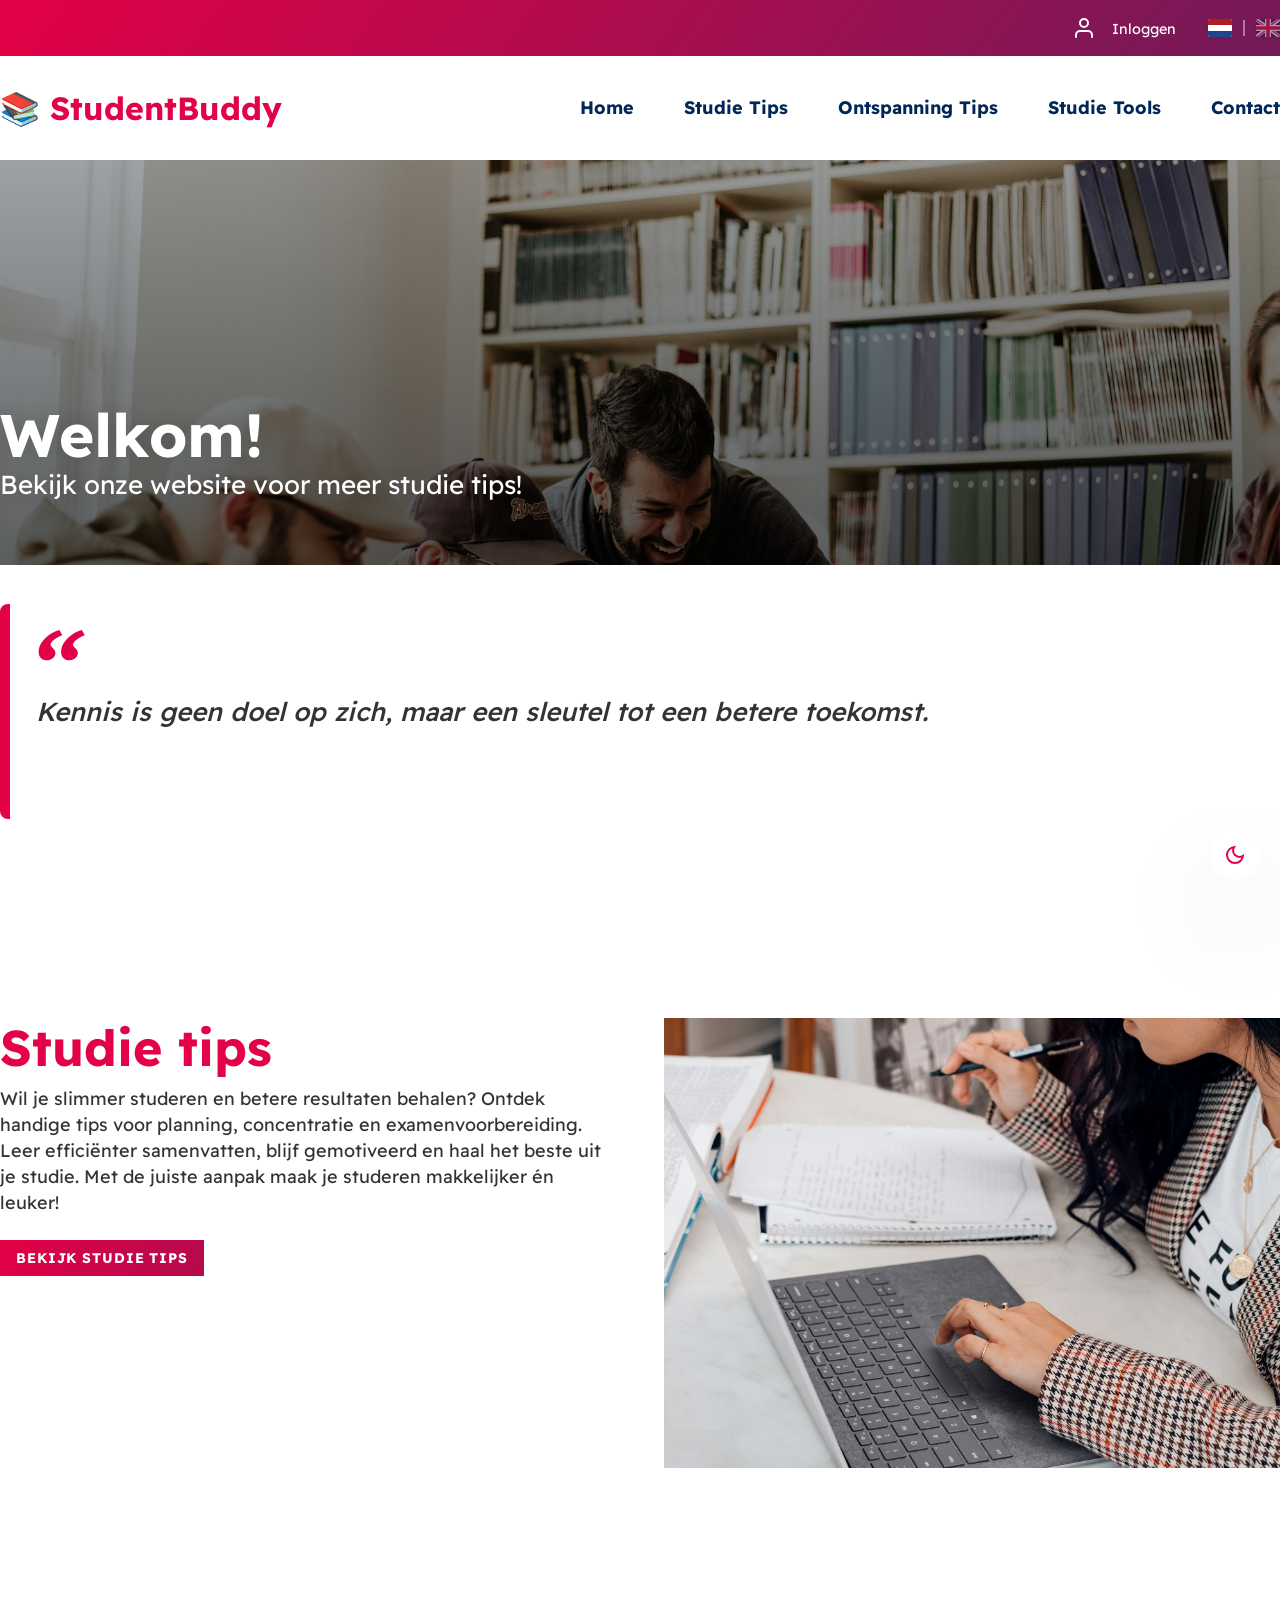
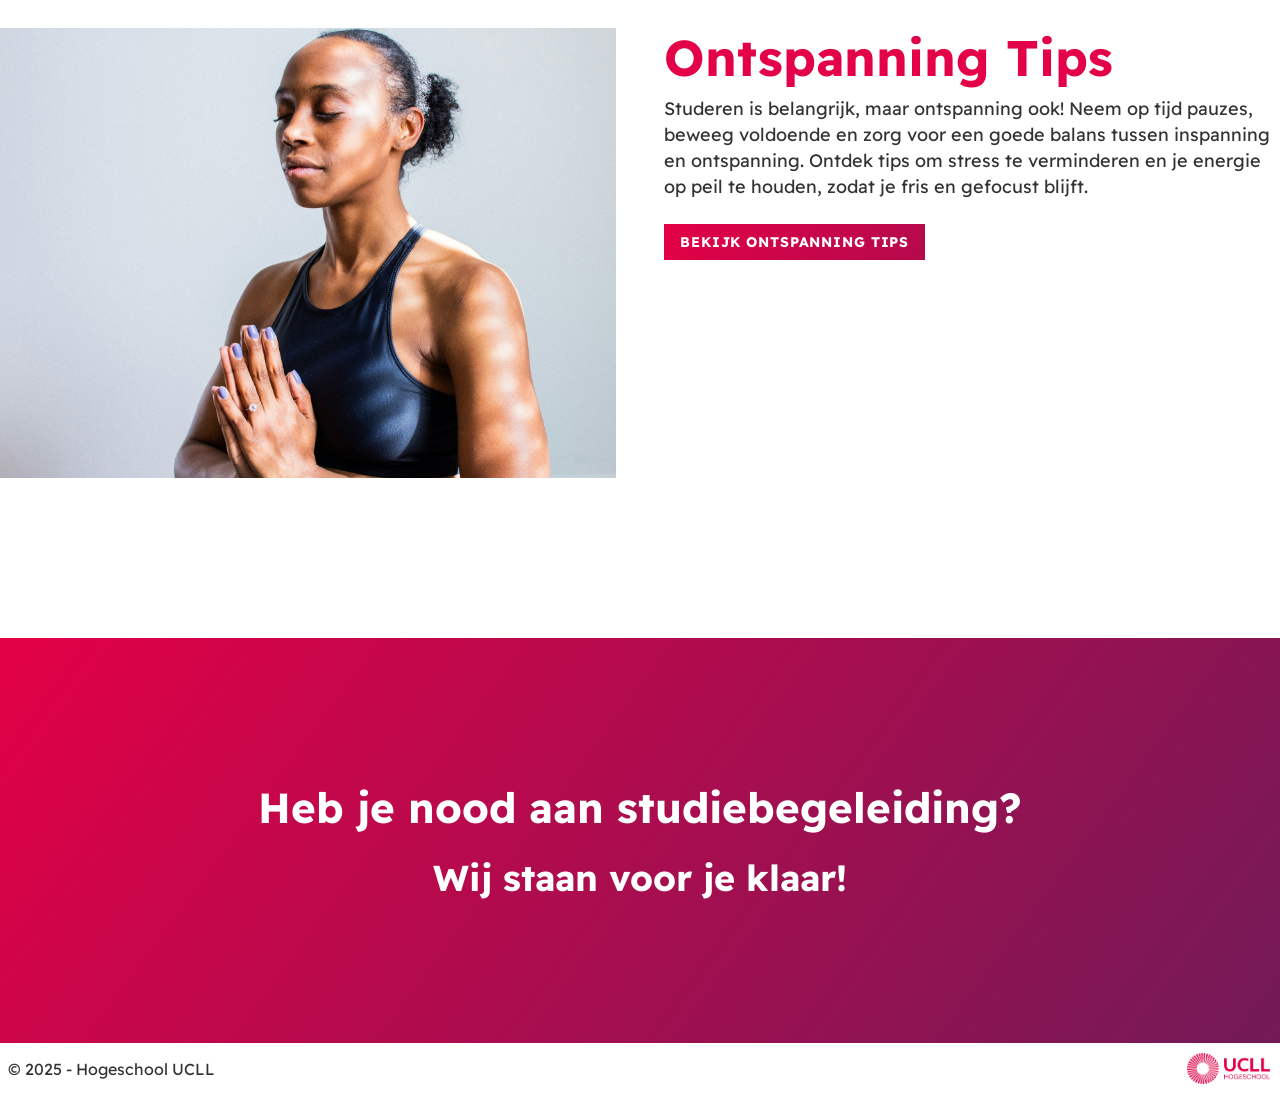
<file: Client/index.html>
<!DOCTYPE html>
<html lang="nl">
  <head>
    <meta charset="UTF-8" />
    <meta name="viewport" content="width=device-width, initial-scale=1.0" />
    <title>Studiegids - Home</title>
    <link rel="stylesheet" href="./style/style.css" />
    <script type="text/javascript" src="./script/darkmode.js" defer></script>
    <script type="text/javascript" src="./script/quote.js" defer></script>
    <script type="text/javascript" src="./script/language.js" defer></script>
    <script type="text/javascript" src="./script/login-status.js" defer></script>
  </head>
  <body>
    <!-- Feature: Darkmode Switch -->
    <button id="theme-switch">
      <!-- Dark Mode Icon -->
      <svg
        xmlns="http://www.w3.org/2000/svg"
        height="24px"
        viewBox="0 -960 960 960"
        width="24px"
        fill="#FFFFFF"
      >
        <path
          d="M480-120q-150 0-255-105T120-480q0-150 105-255t255-105q14 0 27.5 1t26.5 3q-41 29-65.5 75.5T444-660q0 90 63 153t153 63q55 0 101-24.5t75-65.5q2 13 3 26.5t1 27.5q0 150-105 255T480-120Zm0-80q88 0 158-48.5T740-375q-20 5-40 8t-40 3q-123 0-209.5-86.5T364-660q0-20 3-40t8-40q-78 32-126.5 102T200-480q0 116 82 198t198 82Zm-10-270Z"
        />
      </svg>
      <!-- Light Mode Icon-->
      <svg
        xmlns="http://www.w3.org/2000/svg"
        height="24px"
        viewBox="0 -960 960 960"
        width="24px"
        fill="#FFFFFF"
      >
        <path
          d="M480-360q50 0 85-35t35-85q0-50-35-85t-85-35q-50 0-85 35t-35 85q0 50 35 85t85 35Zm0 80q-83 0-141.5-58.5T280-480q0-83 58.5-141.5T480-680q83 0 141.5 58.5T680-480q0 83-58.5 141.5T480-280ZM200-440H40v-80h160v80Zm720 0H760v-80h160v80ZM440-760v-160h80v160h-80Zm0 720v-160h80v160h-80ZM256-650l-101-97 57-59 96 100-52 56Zm492 496-97-101 53-55 101 97-57 59Zm-98-550 97-101 59 57-100 96-56-52ZM154-212l101-97 55 53-97 101-59-57Zm326-268Z"
        />
      </svg>
    </button>
    <header>
      <!-- Top navigation bar with support branding -->
      <div class="navigation__top-bar">
        <div class="top-bar__container">
          <!-- Login Section -->
          <div class="auth-section" id="auth-section">
            <div class="user-icon">
              <svg
                xmlns="http://www.w3.org/2000/svg"
                width="24"
                height="24"
                viewBox="0 0 24 24"
                fill="none"
                stroke="currentColor"
                stroke-width="2"
                stroke-linecap="round"
                stroke-linejoin="round"
              >
                <path d="M20 21v-2a4 4 0 0 0-4-4H8a4 4 0 0 0-4 4v2"></path>
                <circle cx="12" cy="7" r="4"></circle>
              </svg>
            </div>
            <span class="login-text">
              <a href="login.html" id="login-link">Inloggen</a>
            </span>
          </div>
          <!-- Language Section -->
          <div class="language-section">
            <svg
              class="flag nl-flag active"
              viewBox="0 0 640 480"
              xmlns="http://www.w3.org/2000/svg"
            >
              <!-- Nederlandse vlag -->
              <g fill-rule="evenodd" stroke-width="1pt">
                <rect width="640" height="480" fill="#fff" rx="0" ry="0" />
                <rect
                  width="640"
                  height="160"
                  y="320"
                  fill="#21468b"
                  rx="0"
                  ry="0"
                />
                <rect width="640" height="160" fill="#ae1c28" rx="0" ry="0" />
              </g>
            </svg>

            <!-- Engelse vlag (UK) -->
            <svg
              class="flag en-flag"
              viewBox="0 0 640 480"
              xmlns="http://www.w3.org/2000/svg"
            >
              <!-- UK vlag -->
              <rect width="640" height="480" fill="#012169" />
              <path
                d="M75 0l244 181L562 0h78v62L400 241l240 178v61h-80L320 301 81 480H0v-60l239-178L0 64V0h75z"
                fill="#FFF"
              />
              <path
                d="M424 281l216 159v40L369 281h55zm-184 20l6 35L54 480H0l240-179zM640 0v3L391 191l2-44L590 0h50zM0 0l239 176h-60L0 42V0z"
                fill="#C8102E"
              />
              <path
                d="M241 0v480h160V0H241zM0 160v160h640V160H0z"
                fill="#FFF"
              />
              <path
                d="M0 193v96h640v-96H0zM273 0v480h96V0h-96z"
                fill="#C8102E"
              />
            </svg>
          </div>
        </div>
      </div>
      <div class="container">
        <!-- Main Navigation Bar -->
        <nav aria-label="Main Navigation">
          <!-- Site Branding (Logo or Name) -->
          <div>
            <a class="site-branding-logo" href="index.html">📚 StudentBuddy</a>
          </div>
          <!-- Navigation Menu with links to different sections of the site -->
          <div>
            <ul>
              <li>
                <a data-key="nav_home" href="index.html">Home</a>
              </li>
              <li>
                <a data-key="nav_studytips" href="studie-tips.html">Studie Tips</a>
              </li>
              <li>
                <a data-key="nav_relaxationtips" href="ontspanning-tips.html">Ontspanning Tips</a>
              </li>
              <li>
                <a data-key="nav_studytools" href="studie-tools.html">Studie Tools</a>
              </li>
              <li>
                <a data-key="nav_contact" href="contact.html">Contact</a>
              </li>
            </ul>
          </div>
        </nav>
      </div>
    </header>
    <main>
      <!-- Hero section with welcome message -->
      <section class="hero-section background-image-home">
        <div class="container">
          <div class="hero-content">
            <h1 data-key="hero_welcome" class="block-title">Welkom!</h1>
            <p data-key="hero_intro" class="block-paragraph">
              Bekijk onze website voor meer studie tips!
            </p>
          </div>
        </div>
      </section>

      <section>
        <div class="container">
          <blockquote id="quote"></blockquote>
        </div>
      </section>

      <div class="page-layout__divider"></div>

      <!-- Study Tips Section -->
      <section>
        <div class="container">
          <div class="page-layout__content-wrapper">
            <!-- Text Content -->
            <div class="page-layout__content-text">
              <h1 data-key="section_studytips_title">Studie tips</h1>
              <p data-key="section_studytips_pg">
                Wil je slimmer studeren en betere resultaten behalen? Ontdek
                handige tips voor planning, concentratie en examenvoorbereiding.
                Leer efficiënter samenvatten, blijf gemotiveerd en haal het
                beste uit je studie. Met de juiste aanpak maak je studeren
                makkelijker én leuker!
              </p>
              <div>
                <a data-key="section_studytips_btn" class="page-layout__call-to-action" href="./studie-tips.html"
                  >BEKIJK STUDIE TIPS</a
                >
              </div>
            </div>
            <!-- Study Tips Image -->
            <div class="page-layout__content-image">
              <img
                src="./images/studie-tips-thumbnail.jpg"
                alt="Stude Tips Foto"
              />
            </div>
          </div>
        </div>
      </section>

      <div class="page-layout__divider"></div>

      <!-- Relaxation Tips Section -->
      <section>
        <div class="container">
          <div class="page-layout__content-wrapper">
            <!-- Relaxation Tips Image -->
            <div
              class="page-layout__content-image page-layout__content-image-flipped"
            >
              <img
                src="./images/ontspanning-thumbnail.jpg"
                alt="Ontspanning Foto"
              />
            </div>
            <!-- Text Content -->
            <div class="page-layout__content-text">
              <h1 data-key="section_relaxation_title">Ontspanning Tips</h1>
              <p data-key="section_relaxation_pg">
                Studeren is belangrijk, maar ontspanning ook! Neem op tijd
                pauzes, beweeg voldoende en zorg voor een goede balans tussen
                inspanning en ontspanning. Ontdek tips om stress te verminderen
                en je energie op peil te houden, zodat je fris en gefocust
                blijft.
              </p>
              <div>
                <a
                  data-key="section_relaxation_btn"
                  class="page-layout__call-to-action"
                  href="./ontspanning-tips.html"
                  >BEKIJK ONTSPANNING TIPS</a
                >
              </div>
            </div>
          </div>
        </div>
      </section>
      <div class="page-layout__divider"></div>
    </main>
    <footer>
      <div class="container">
        <!-- Study Guidance Call-to-Action -->
        <div class="footer__content-wrapper">
          <div>
            <h2 data-key="footer_title_lg" class="footer__large-title">
              Heb je nood aan studiebegeleiding?
            </h2>
          </div>
          <div>
            <h2 data-key="footer_title_sm" class="footer__small-title">Wij staan voor je klaar!</h2>
          </div>
        </div>
      </div>
    </footer>
    <!-- Bottom Footer Section -->
    <div>
      <div class="container">
        <!-- Bottom Footer -->
        <div class="footer__wrapper-bottom">
          <small data-key="footer_bottom"> © 2025 - Hogeschool UCLL </small>
          <img
            class="footer__logo"
            src="./images/Logo_UCLL_RGB.png"
            alt="Footer Logo UCLL"
          />
        </div>
        <!-- Bottom Footer -->
      </div>
    </div>
  </body>
</html>
</file>
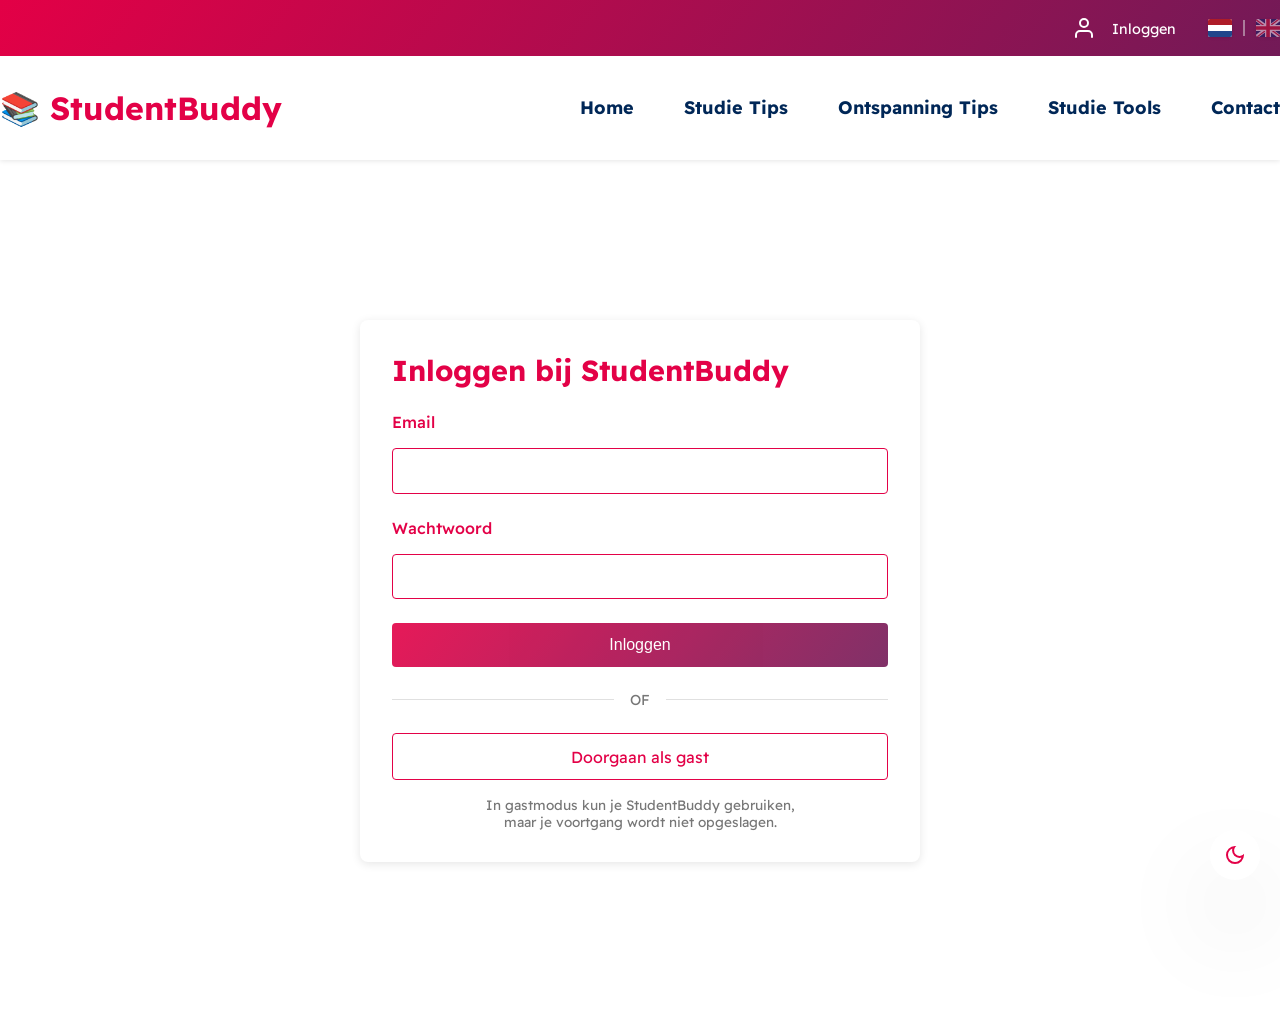
<file: Client/login.html>
<!DOCTYPE html>
<html lang="nl">
  <head>
    <meta charset="UTF-8" />
    <meta name="viewport" content="width=device-width, initial-scale=1.0" />
    <title>Studiegids - Home</title>
    <link rel="stylesheet" href="./style/style.css" />
    <script type="text/javascript" src="./script/darkmode.js" defer></script>
    <script type="text/javascript" src="./script/quote.js" defer></script>
    <script type="text/javascript" src="./script/language.js" defer></script>
    <script type="text/javascript" src="./script/login.js" defer></script>
  </head>
  <body>
    <!-- Feature: Darkmode Switch -->
    <button id="theme-switch">
      <!-- Dark Mode Icon -->
      <svg
        xmlns="http://www.w3.org/2000/svg"
        height="24px"
        viewBox="0 -960 960 960"
        width="24px"
        fill="#FFFFFF"
      >
        <path
          d="M480-120q-150 0-255-105T120-480q0-150 105-255t255-105q14 0 27.5 1t26.5 3q-41 29-65.5 75.5T444-660q0 90 63 153t153 63q55 0 101-24.5t75-65.5q2 13 3 26.5t1 27.5q0 150-105 255T480-120Zm0-80q88 0 158-48.5T740-375q-20 5-40 8t-40 3q-123 0-209.5-86.5T364-660q0-20 3-40t8-40q-78 32-126.5 102T200-480q0 116 82 198t198 82Zm-10-270Z"
        />
      </svg>
      <!-- Light Mode Icon-->
      <svg
        xmlns="http://www.w3.org/2000/svg"
        height="24px"
        viewBox="0 -960 960 960"
        width="24px"
        fill="#FFFFFF"
      >
        <path
          d="M480-360q50 0 85-35t35-85q0-50-35-85t-85-35q-50 0-85 35t-35 85q0 50 35 85t85 35Zm0 80q-83 0-141.5-58.5T280-480q0-83 58.5-141.5T480-680q83 0 141.5 58.5T680-480q0 83-58.5 141.5T480-280ZM200-440H40v-80h160v80Zm720 0H760v-80h160v80ZM440-760v-160h80v160h-80Zm0 720v-160h80v160h-80ZM256-650l-101-97 57-59 96 100-52 56Zm492 496-97-101 53-55 101 97-57 59Zm-98-550 97-101 59 57-100 96-56-52ZM154-212l101-97 55 53-97 101-59-57Zm326-268Z"
        />
      </svg>
    </button>
 <header>
      <!-- Top navigation bar with support branding -->
      <div class="navigation__top-bar">
        <div class="top-bar__container">
          <!-- Login Section -->
          <div class="auth-section" id="auth-section">
            <div class="user-icon">
              <svg
                xmlns="http://www.w3.org/2000/svg"
                width="24"
                height="24"
                viewBox="0 0 24 24"
                fill="none"
                stroke="currentColor"
                stroke-width="2"
                stroke-linecap="round"
                stroke-linejoin="round"
              >
                <path d="M20 21v-2a4 4 0 0 0-4-4H8a4 4 0 0 0-4 4v2"></path>
                <circle cx="12" cy="7" r="4"></circle>
              </svg>
            </div>
            <span class="login-text">
              <a href="login.html" id="login-link">Inloggen</a>
            </span>
          </div>
          <!-- Language Section -->
          <div class="language-section">
            <svg
              class="flag nl-flag active"
              viewBox="0 0 640 480"
              xmlns="http://www.w3.org/2000/svg"
            >
              <!-- Nederlandse vlag -->
              <g fill-rule="evenodd" stroke-width="1pt">
                <rect width="640" height="480" fill="#fff" rx="0" ry="0" />
                <rect
                  width="640"
                  height="160"
                  y="320"
                  fill="#21468b"
                  rx="0"
                  ry="0"
                />
                <rect width="640" height="160" fill="#ae1c28" rx="0" ry="0" />
              </g>
            </svg>

            <!-- Engelse vlag (UK) -->
            <svg
              class="flag en-flag"
              viewBox="0 0 640 480"
              xmlns="http://www.w3.org/2000/svg"
            >
              <!-- UK vlag -->
              <rect width="640" height="480" fill="#012169" />
              <path
                d="M75 0l244 181L562 0h78v62L400 241l240 178v61h-80L320 301 81 480H0v-60l239-178L0 64V0h75z"
                fill="#FFF"
              />
              <path
                d="M424 281l216 159v40L369 281h55zm-184 20l6 35L54 480H0l240-179zM640 0v3L391 191l2-44L590 0h50zM0 0l239 176h-60L0 42V0z"
                fill="#C8102E"
              />
              <path
                d="M241 0v480h160V0H241zM0 160v160h640V160H0z"
                fill="#FFF"
              />
              <path
                d="M0 193v96h640v-96H0zM273 0v480h96V0h-96z"
                fill="#C8102E"
              />
            </svg>
          </div>
        </div>
      </div>
      <div class="container">
        <!-- Main Navigation Bar -->
        <nav aria-label="Main Navigation">
          <!-- Site Branding (Logo or Name) -->
          <div>
            <a class="site-branding-logo" href="index.html">📚 StudentBuddy</a>
          </div>
          <!-- Navigation Menu with links to different sections of the site -->
          <div>
            <ul>
              <li>
                <a data-key="nav_home" href="index.html">Home</a>
              </li>
              <li>
                <a data-key="nav_studytips" href="studie-tips.html">Studie Tips</a>
              </li>
              <li>
                <a data-key="nav_relaxationtips" href="ontspanning-tips.html">Ontspanning Tips</a>
              </li>
              <li>
                <a data-key="nav_studytools" href="studie-tools.html">Studie Tools</a>
              </li>
              <li>
                <a data-key="nav_contact" href="contact.html">Contact</a>
              </li>
            </ul>
          </div>
        </nav>
      </div>
    </header>

    
    <main class="form-wrapper">
      <div class="container">
        <h1 data-key="login_title" class="form-title">Inloggen bij StudentBuddy</h1>
        <form action="#" method="post">
          <!-- Email -->
          <div class="form-group">
            <label data-key="login_email" for="email">Email</label>
            <input type="email" id="email" name="email" required />
          </div>
          <!-- Password -->
          <div>
            <label for="form-group">Wachtwoord</label>
            <input type="password" name="password" id="password" required />
          </div>
          <!-- Login Button -->
          <button data-key="login_btn" type="submit" class="form-btn">Inloggen</button>
          <div class="or-divider">
            <span data-key="login_or">OF</span>
          </div>

          <a data-key="login_guest_btn" href="#" class="form-btn-secondary" id="guest-login"
            >Doorgaan als gast</a
          >

          <p data-key="login_guest_small" class="guest-mode-info">
            In gastmodus kun je StudentBuddy gebruiken, <br />
            maar je voortgang wordt niet opgeslagen.
          </p>
        </form>
      </div>
    </main>
  </body>
</html>
</file>
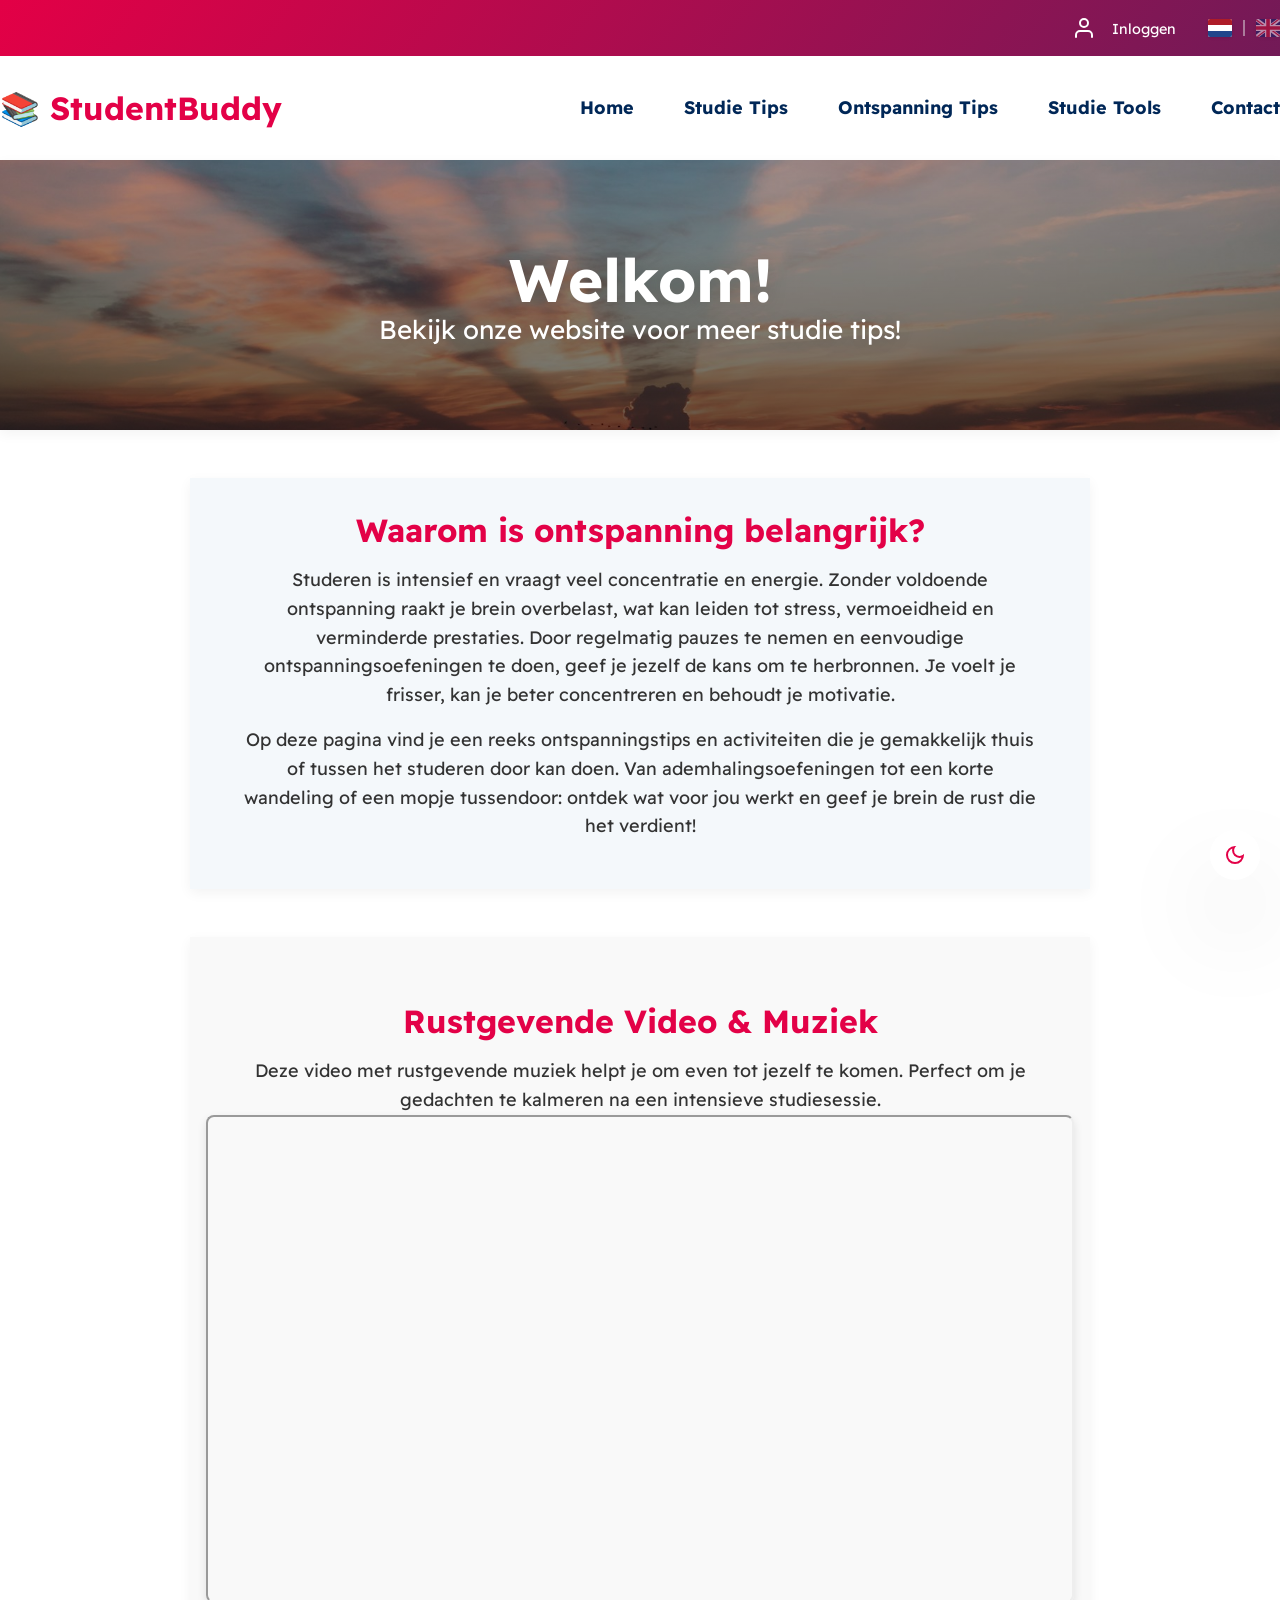
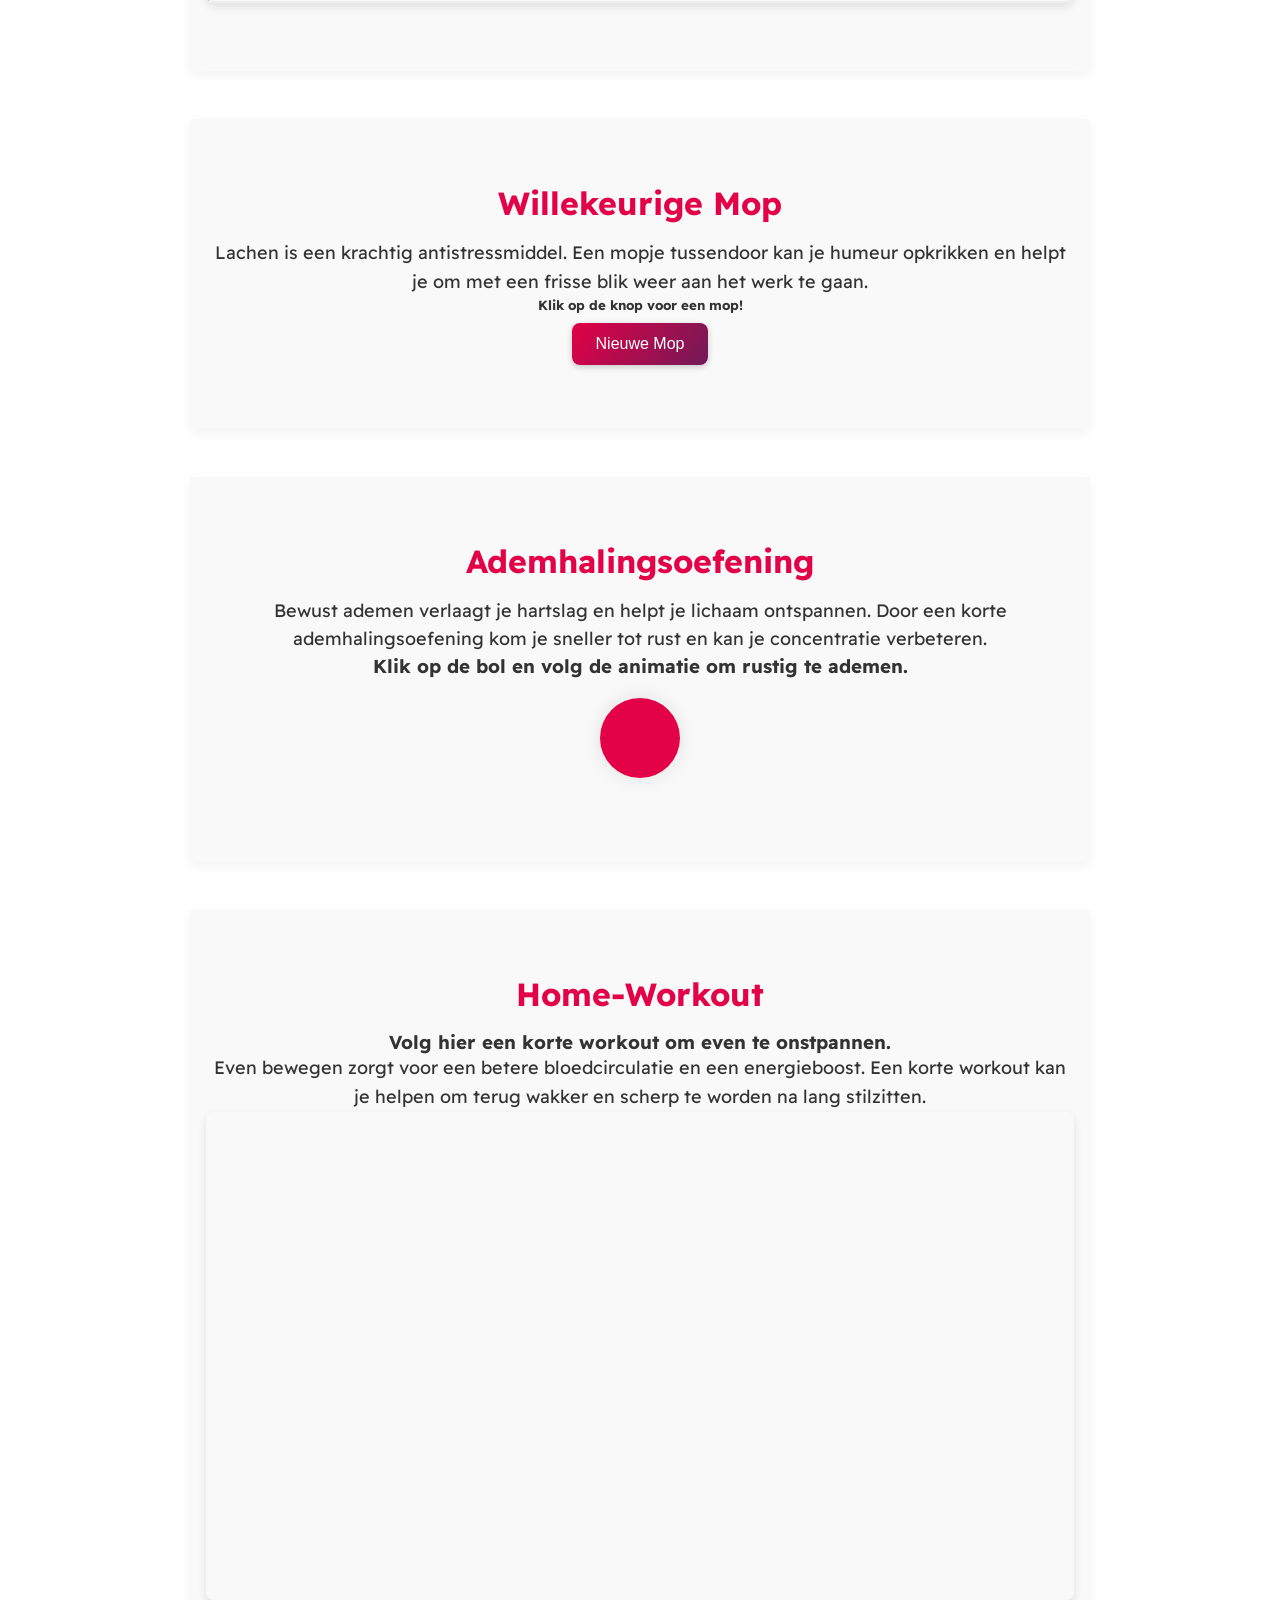
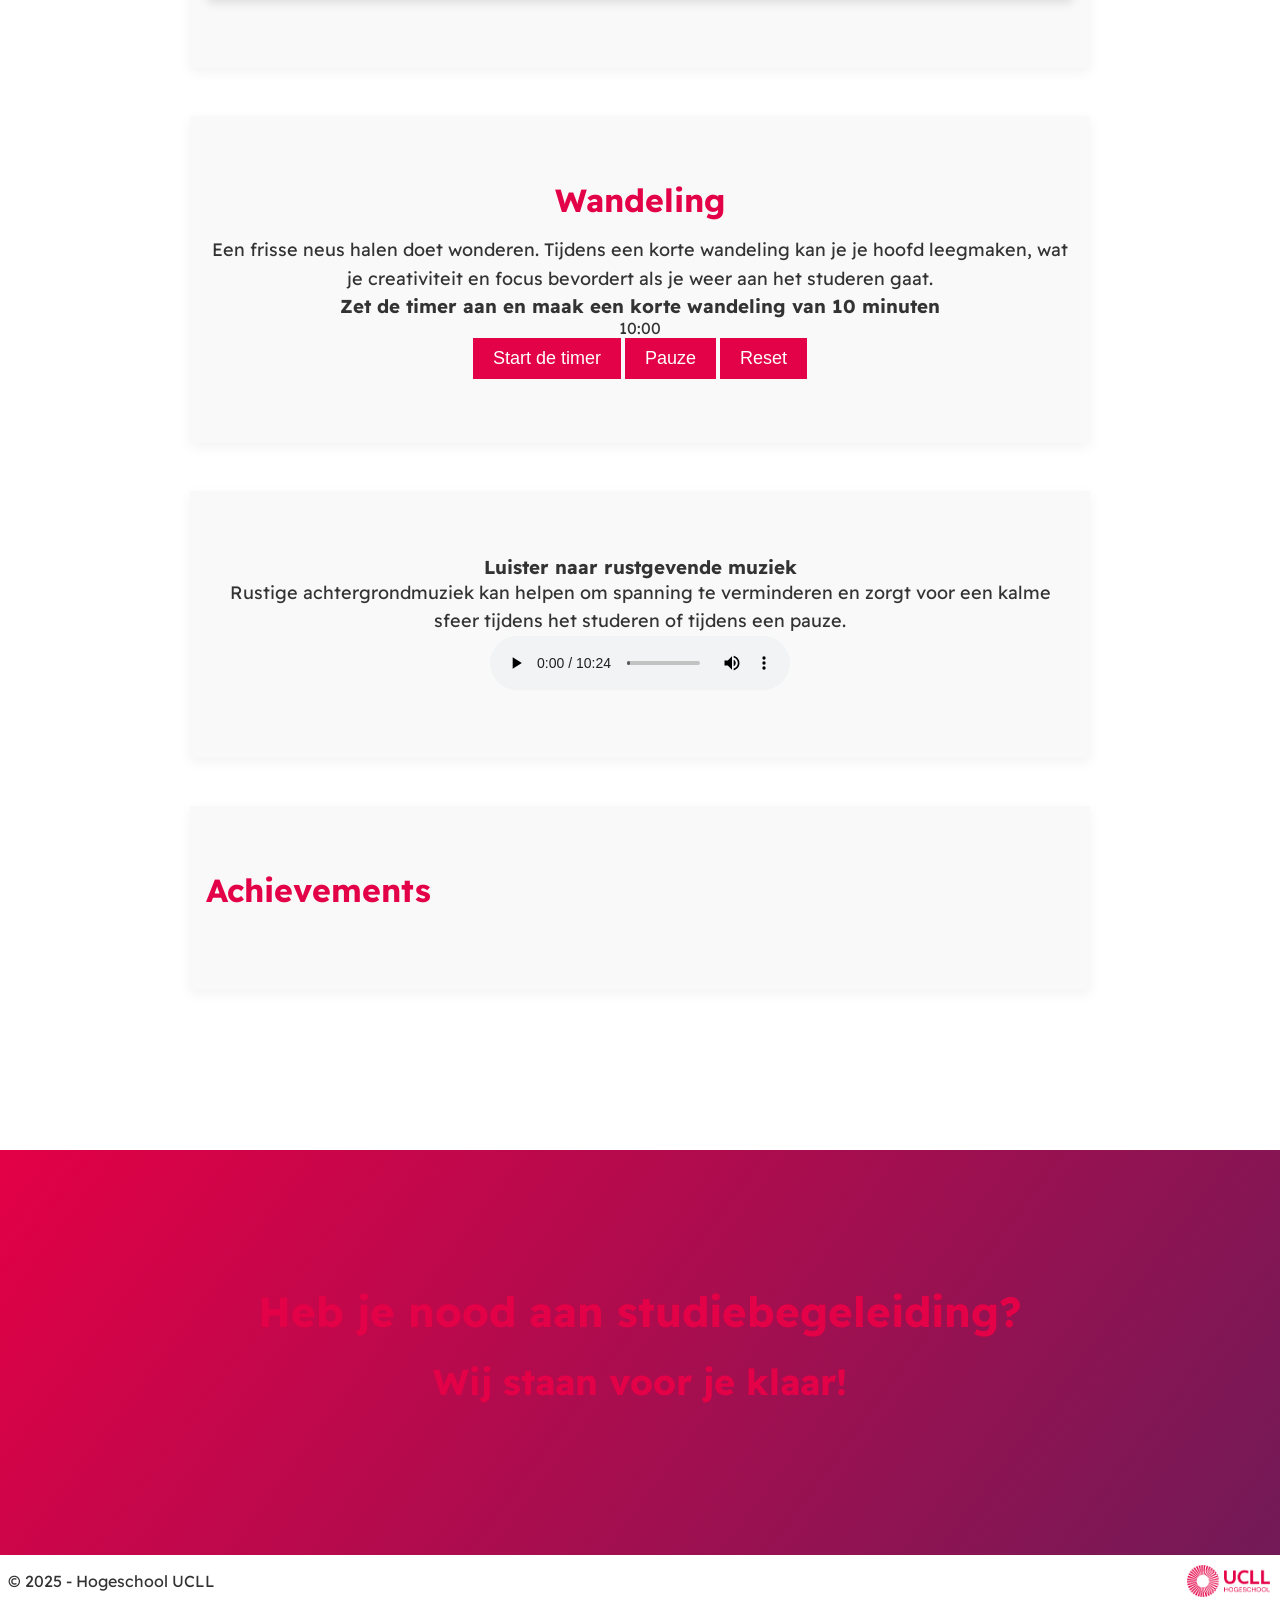
<file: Client/ontspanning-tips.html>
<!DOCTYPE html>
<html lang="nl">
  <head>
    <meta charset="UTF-8" />
    <meta name="viewport" content="width=device-width, initial-scale=1.0" />
    <title>Studiegids - Ontspanning Tips</title>
    <link rel="stylesheet" href="./style/style.css">
    <link rel="stylesheet" href="./style/ontspanning-tips.css">
    <script src="script/ontspanning-tips.js"></script>
    <script type="text/javascript" src="./script/language.js" defer></script>
    <script type="text/javascript" src="./script/login-status.js" defer></script>


  </head>
  <body>
    <button id="theme-switch">
      <!-- Dark Mode Icon -->
      <svg
        xmlns="http://www.w3.org/2000/svg"
        height="24px"
        viewBox="0 -960 960 960"
        width="24px"
        fill="#FFFFFF"
      >
        <path
          d="M480-120q-150 0-255-105T120-480q0-150 105-255t255-105q14 0 27.5 1t26.5 3q-41 29-65.5 75.5T444-660q0 90 63 153t153 63q55 0 101-24.5t75-65.5q2 13 3 26.5t1 27.5q0 150-105 255T480-120Zm0-80q88 0 158-48.5T740-375q-20 5-40 8t-40 3q-123 0-209.5-86.5T364-660q0-20 3-40t8-40q-78 32-126.5 102T200-480q0 116 82 198t198 82Zm-10-270Z"
        />
      </svg>
      <!-- Light Mode Icon-->
      <svg
        xmlns="http://www.w3.org/2000/svg"
        height="24px"
        viewBox="0 -960 960 960"
        width="24px"
        fill="#FFFFFF"
      >
        <path
          d="M480-360q50 0 85-35t35-85q0-50-35-85t-85-35q-50 0-85 35t-35 85q0 50 35 85t85 35Zm0 80q-83 0-141.5-58.5T280-480q0-83 58.5-141.5T480-680q83 0 141.5 58.5T680-480q0 83-58.5 141.5T480-280ZM200-440H40v-80h160v80Zm720 0H760v-80h160v80ZM440-760v-160h80v160h-80Zm0 720v-160h80v160h-80ZM256-650l-101-97 57-59 96 100-52 56Zm492 496-97-101 53-55 101 97-57 59Zm-98-550 97-101 59 57-100 96-56-52ZM154-212l101-97 55 53-97 101-59-57Zm326-268Z"
        />
      </svg>
    </button>
    <header>
      <!-- Top navigation bar with support branding -->
      <div class="navigation__top-bar">
        <div class="top-bar__container">
          <!-- Login Section -->
          <div class="auth-section" id="auth-section">
            <div class="user-icon">
              <svg
                xmlns="http://www.w3.org/2000/svg"
                width="24"
                height="24"
                viewBox="0 0 24 24"
                fill="none"
                stroke="currentColor"
                stroke-width="2"
                stroke-linecap="round"
                stroke-linejoin="round"
              >
                <path d="M20 21v-2a4 4 0 0 0-4-4H8a4 4 0 0 0-4 4v2"></path>
                <circle cx="12" cy="7" r="4"></circle>
              </svg>
            </div>
            <span class="login-text">
              <a href="login.html" id="login-link">Inloggen</a>
            </span>
          </div>
          <!-- Language Section -->
          <div class="language-section">
            <svg
              class="flag nl-flag active"
              viewBox="0 0 640 480"
              xmlns="http://www.w3.org/2000/svg"
            >
              <!-- Nederlandse vlag -->
              <g fill-rule="evenodd" stroke-width="1pt">
                <rect width="640" height="480" fill="#fff" rx="0" ry="0" />
                <rect
                  width="640"
                  height="160"
                  y="320"
                  fill="#21468b"
                  rx="0"
                  ry="0"
                />
                <rect width="640" height="160" fill="#ae1c28" rx="0" ry="0" />
              </g>
            </svg>

            <!-- Engelse vlag (UK) -->
            <svg
              class="flag en-flag"
              viewBox="0 0 640 480"
              xmlns="http://www.w3.org/2000/svg"
            >
              <!-- UK vlag -->
              <rect width="640" height="480" fill="#012169" />
              <path
                d="M75 0l244 181L562 0h78v62L400 241l240 178v61h-80L320 301 81 480H0v-60l239-178L0 64V0h75z"
                fill="#FFF"
              />
              <path
                d="M424 281l216 159v40L369 281h55zm-184 20l6 35L54 480H0l240-179zM640 0v3L391 191l2-44L590 0h50zM0 0l239 176h-60L0 42V0z"
                fill="#C8102E"
              />
              <path
                d="M241 0v480h160V0H241zM0 160v160h640V160H0z"
                fill="#FFF"
              />
              <path
                d="M0 193v96h640v-96H0zM273 0v480h96V0h-96z"
                fill="#C8102E"
              />
            </svg>
          </div>
        </div>
      </div>
      <div class="container">
        <!-- Main Navigation Bar -->
        <nav aria-label="Main Navigation">
          <!-- Site Branding (Logo or Name) -->
          <div>
            <a class="site-branding-logo" href="index.html">📚 StudentBuddy</a>
          </div>
          <!-- Navigation Menu with links to different sections of the site -->
          <div>
            <ul>
              <li>
                <a data-key="nav_home" href="index.html">Home</a>
              </li>
              <li>
                <a data-key="nav_studytips" href="studie-tips.html">Studie Tips</a>
              </li>
              <li>
                <a data-key="nav_relaxationtips" href="ontspanning-tips.html">Ontspanning Tips</a>
              </li>
              <li>
                <a data-key="nav_studytools" href="studie-tools.html">Studie Tools</a>
              </li>
              <li>
                <a data-key="nav_contact" href="contact.html">Contact</a>
              </li>
            </ul>
          </div>
        </nav>
      </div>
    </header>
    <main>
      <!-- Hero section with welcome message -->
      <section class="hero-section background-image-relaxing">
        <div class="container">
          <div class="hero-content">
            <h1 class="block-title">Welkom!</h1>
            <p class="block-paragraph">
              Bekijk onze website voor meer studie tips!
            </p>
          </div>
        </div>
      </section>


      <section class="intro-ontspanning">
        <div class="container">
          <h2>Waarom is ontspanning belangrijk?</h2>
          <p>
            Studeren is intensief en vraagt veel concentratie en energie. Zonder voldoende ontspanning raakt je brein overbelast, wat kan leiden tot stress, vermoeidheid en verminderde prestaties.
            Door regelmatig pauzes te nemen en eenvoudige ontspanningsoefeningen te doen, geef je jezelf de kans om te herbronnen. Je voelt je frisser, kan je beter concentreren en behoudt je motivatie.
          </p>
          <p>
            Op deze pagina vind je een reeks ontspanningstips en activiteiten die je gemakkelijk thuis of tussen het studeren door kan doen. Van ademhalingsoefeningen tot een korte wandeling of een mopje tussendoor: ontdek wat voor jou werkt en geef je brein de rust die het verdient!
          </p>
        </div>
      </section>


      <section class="video-music">
        <h2>Rustgevende Video & Muziek</h2>
        <p>Deze video met rustgevende muziek helpt je om even tot jezelf te komen. Perfect om je gedachten te kalmeren na een intensieve studiesessie.</p>

        <iframe width="560" height="315" src="https://www.youtube.com/embed/1ZYbU82GVz4" title="Relaxing Music"></iframe>
      </section>

    


    <section class="moppen-generator">
        <h2>Willekeurige Mop</h2>
        <p>Lachen is een krachtig antistressmiddel. Een mopje tussendoor kan je humeur opkrikken en helpt je om met een frisse blik weer aan het werk te gaan.</p>
        <h5 class="mopknop">Klik op de knop voor een mop!</h5>
        <p id="mop"></p>
        <button class="mop-button" onclick="genereerMop()">Nieuwe Mop</button>
    </section>

    <section class="ademhalingsoefening">
        <h2>Ademhalingsoefening</h2>
        <p>Bewust ademen verlaagt je hartslag en helpt je lichaam ontspannen. Door een korte ademhalingsoefening kom je sneller tot rust en kan je concentratie verbeteren.</p>
        <h3><strong>Klik op de bol en volg de animatie om rustig te ademen.</strong></h3>
        <div class="ademhaling">
          <span class="hover-tekst">Druk op de bol voor de oefening te starten</span>
        </div>
        
    </section>

   
    

    <section class="home-workout">
      <h2>Home-Workout</h2>
      <h3><strong>Volg hier een korte workout om even te onstpannen.</strong></h3>
      <p>Even bewegen zorgt voor een betere bloedcirculatie en een energieboost. Een korte workout kan je helpen om terug wakker en scherp te worden na lang stilzitten.</p>
      <iframe width="560" height="315" src="https://www.youtube.com/embed/fLLScgWQcHc?si=2rxnikX_PBdMNfVR" title="YouTube video player" frameborder="0" allow="accelerometer; autoplay; clipboard-write; encrypted-media; gyroscope; picture-in-picture; web-share" referrerpolicy="strict-origin-when-cross-origin" allowfullscreen></iframe>
    </section>

    <section class="Wandeling">
      <h2>Wandeling</h2>
      <p>Een frisse neus halen doet wonderen. Tijdens een korte wandeling kan je je hoofd leegmaken, wat je creativiteit en
        focus bevordert als je weer aan het studeren gaat.</p>
      <h3><strong>Zet de timer aan en maak een korte wandeling van 10 minuten</strong></h3>
      <div id="timer">10:00</div>
      <button id="startTimerBtn">Start de timer</button>
      <button id="pauseTimerBtn">Pauze</button>
      <button id="resetTimerBtn">Reset</button>
    </section>
    

    <section class="rustgevende-muziek">
      <h3><strong>Luister naar rustgevende muziek</strong></h3>
      <p>Rustige achtergrondmuziek kan helpen om spanning te verminderen en zorgt voor een kalme sfeer tijdens het studeren of tijdens een pauze.</p>
      <audio controls loop>
        <source src="zen-garden-310599.mp3" type="audio/mpeg">
        Je browser ondersteunt het afspelen van audio niet.
      </audio>
    </section>

        <!-- Achievement Badges Section -->
        <section>
          <div class="container">
            <h2>Achievements</h2>
            <div id="achievement-badges"></div>
          </div>
        </section>
    

</main>



      <div class="page-layout__divider"></div>
    </main>
       <footer>
      <div class="container">
        <!-- Study Guidance Call-to-Action -->
        <div class="footer__content-wrapper">
          <div>
            <h2 data-key="footer_title_lg" class="footer__large-title">
              Heb je nood aan studiebegeleiding?
            </h2>
          </div>
          <div>
            <h2 data-key="footer_title_sm" class="footer__small-title">Wij staan voor je klaar!</h2>
          </div>
        </div>
      </div>
    </footer>
    <!-- Bottom Footer Section -->
    <div>
      <div class="container">
        <!-- Bottom Footer -->
        <div class="footer__wrapper-bottom">
          <small data-key="footer_bottom"> © 2025 - Hogeschool UCLL </small>
          <img
            class="footer__logo"
            src="./images/Logo_UCLL_RGB.png"
            alt="Footer Logo UCLL"
          />
        </div>
        <!-- Bottom Footer -->
      </div>
    </div>
    
    <script src="./script/darkmode.js" defer></script>
  </body>
</html>
</file>
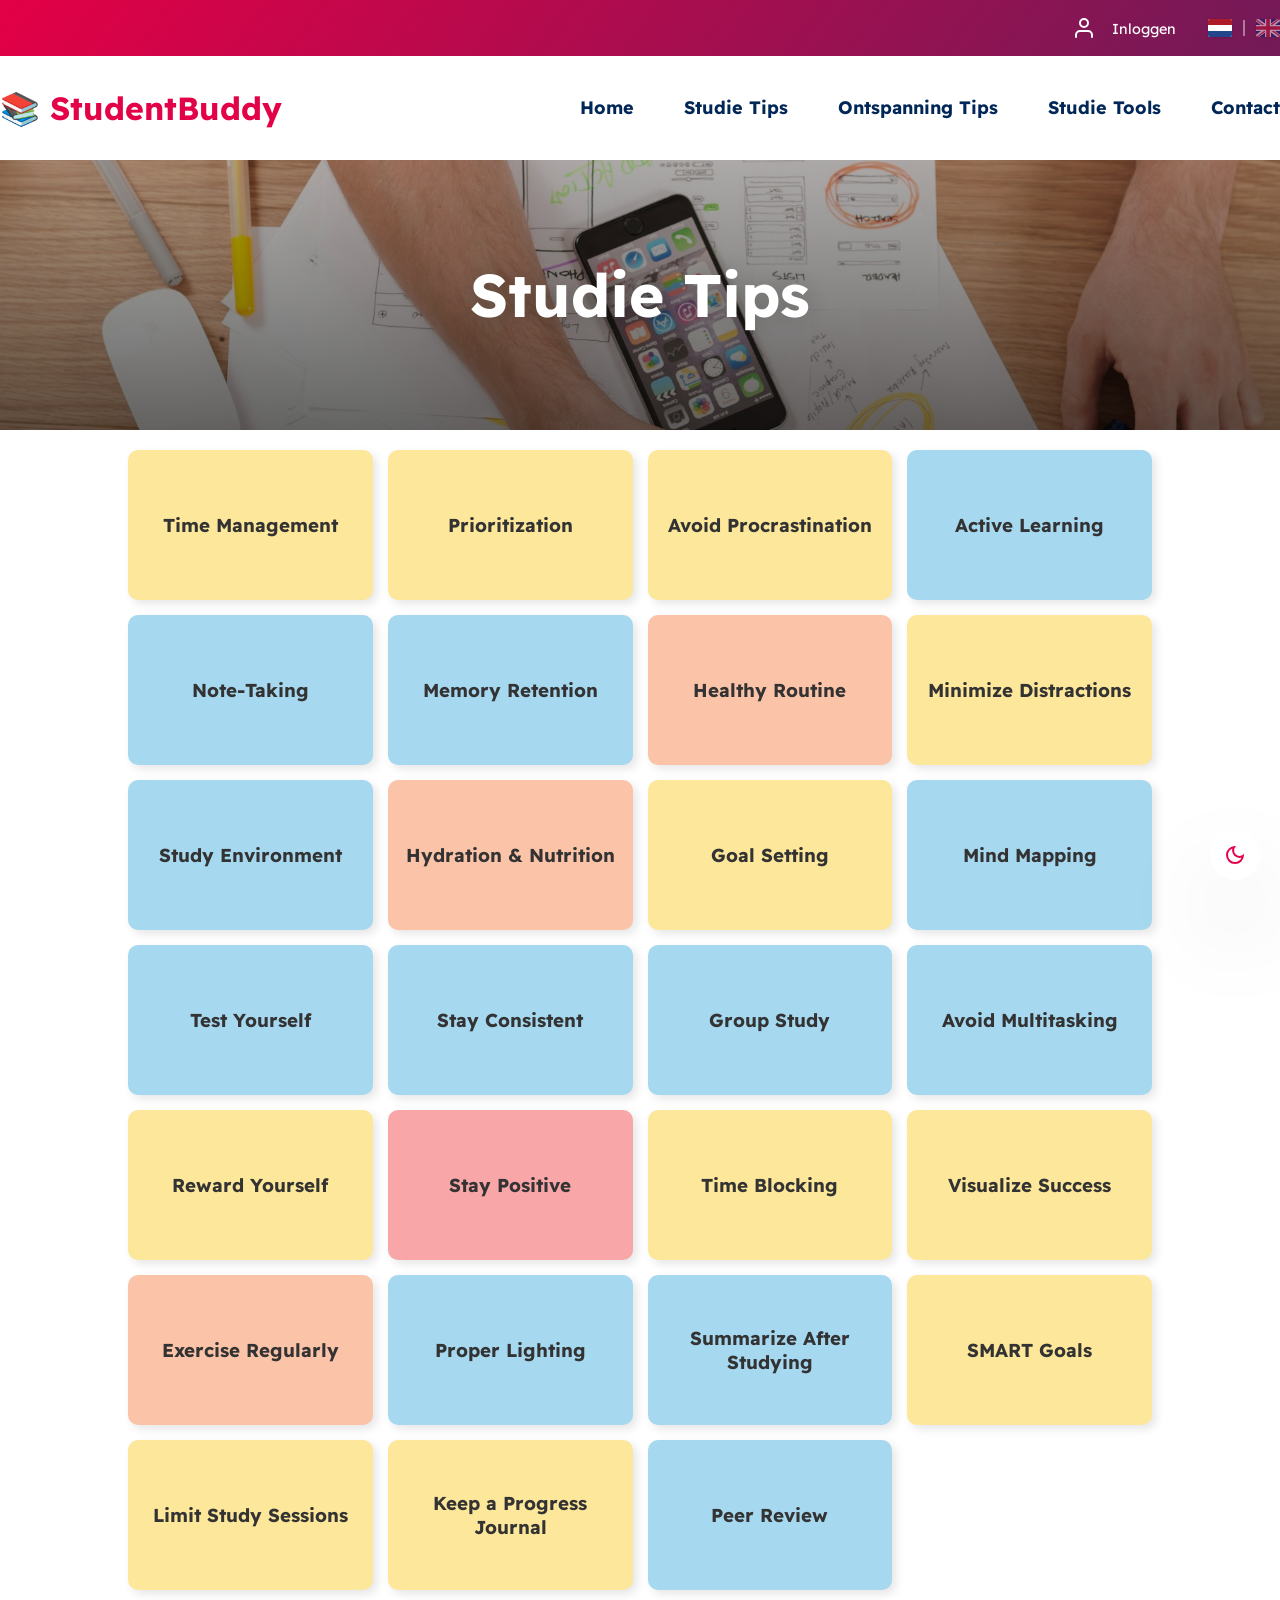
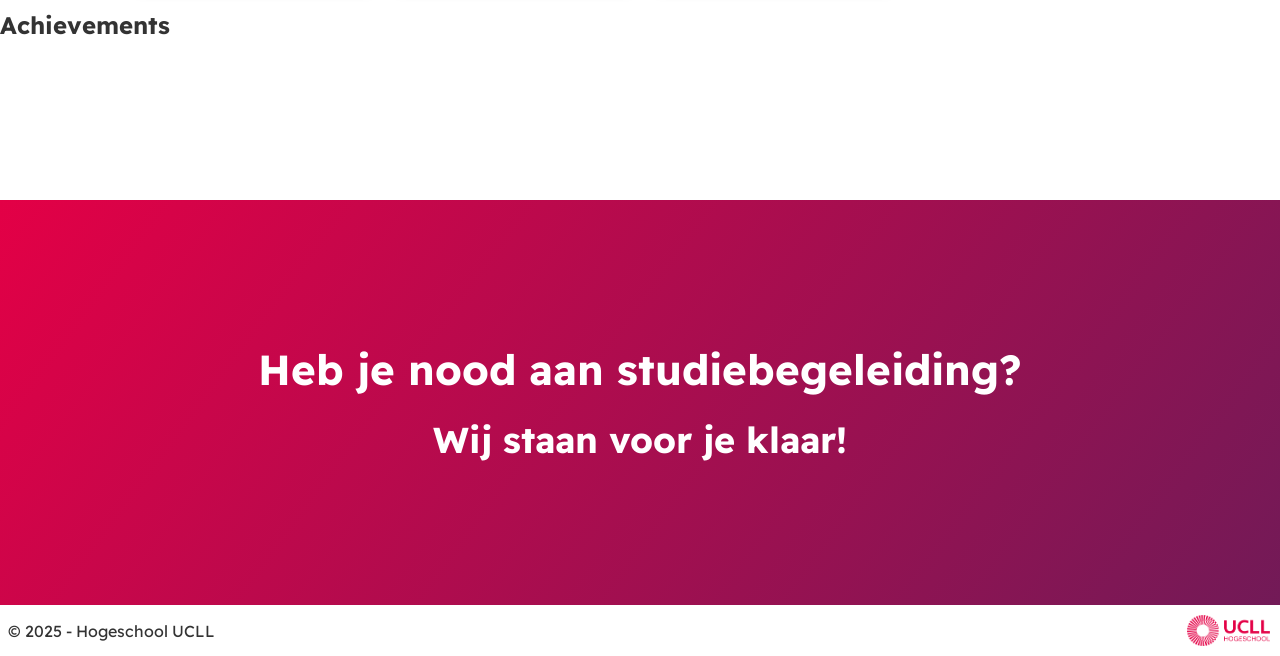
<file: Client/studie-tips.html>
<!DOCTYPE html>
<html lang="nl">
  <head>
    <meta charset="UTF-8" />
    <meta name="viewport" content="width=device-width, initial-scale=1.0" />
    <title>Studiegids - Studie Tips</title>
    <link rel="stylesheet" href="./style/style.css" />
    <script type="text/javascript" src="./script/language.js" defer></script>
    <script type="text/javascript" src="./script/login-status.js" defer></script>
  </head>
  <body>
    <button id="theme-switch">
      <!-- Dark Mode Icon -->
      <svg
        xmlns="http://www.w3.org/2000/svg"
        height="24px"
        viewBox="0 -960 960 960"
        width="24px"
        fill="#FFFFFF"
      >
        <path
          d="M480-120q-150 0-255-105T120-480q0-150 105-255t255-105q14 0 27.5 1t26.5 3q-41 29-65.5 75.5T444-660q0 90 63 153t153 63q55 0 101-24.5t75-65.5q2 13 3 26.5t1 27.5q0 150-105 255T480-120Zm0-80q88 0 158-48.5T740-375q-20 5-40 8t-40 3q-123 0-209.5-86.5T364-660q0-20 3-40t8-40q-78 32-126.5 102T200-480q0 116 82 198t198 82Zm-10-270Z"
        />
      </svg>
      <!-- Light Mode Icon-->
      <svg
        xmlns="http://www.w3.org/2000/svg"
        height="24px"
        viewBox="0 -960 960 960"
        width="24px"
        fill="#FFFFFF"
      >
        <path
          d="M480-360q50 0 85-35t35-85q0-50-35-85t-85-35q-50 0-85 35t-35 85q0 50 35 85t85 35Zm0 80q-83 0-141.5-58.5T280-480q0-83 58.5-141.5T480-680q83 0 141.5 58.5T680-480q0 83-58.5 141.5T480-280ZM200-440H40v-80h160v80Zm720 0H760v-80h160v80ZM440-760v-160h80v160h-80Zm0 720v-160h80v160h-80ZM256-650l-101-97 57-59 96 100-52 56Zm492 496-97-101 53-55 101 97-57 59Zm-98-550 97-101 59 57-100 96-56-52ZM154-212l101-97 55 53-97 101-59-57Zm326-268Z"
        />
      </svg>
    </button>
    <header>
      <!-- Top navigation bar with support branding -->
      <div class="navigation__top-bar">
        <div class="top-bar__container">
          <!-- Login Section -->
          <div class="auth-section" id="auth-section">
            <div class="user-icon">
              <svg
                xmlns="http://www.w3.org/2000/svg"
                width="24"
                height="24"
                viewBox="0 0 24 24"
                fill="none"
                stroke="currentColor"
                stroke-width="2"
                stroke-linecap="round"
                stroke-linejoin="round"
              >
                <path d="M20 21v-2a4 4 0 0 0-4-4H8a4 4 0 0 0-4 4v2"></path>
                <circle cx="12" cy="7" r="4"></circle>
              </svg>
            </div>
            <span class="login-text">
              <a href="login.html" id="login-link">Inloggen</a>
            </span>
          </div>
          <!-- Language Section -->
          <div class="language-section">
            <svg
              class="flag nl-flag active"
              viewBox="0 0 640 480"
              xmlns="http://www.w3.org/2000/svg"
            >
              <!-- Nederlandse vlag -->
              <g fill-rule="evenodd" stroke-width="1pt">
                <rect width="640" height="480" fill="#fff" rx="0" ry="0" />
                <rect
                  width="640"
                  height="160"
                  y="320"
                  fill="#21468b"
                  rx="0"
                  ry="0"
                />
                <rect width="640" height="160" fill="#ae1c28" rx="0" ry="0" />
              </g>
            </svg>

            <!-- Engelse vlag (UK) -->
            <svg
              class="flag en-flag"
              viewBox="0 0 640 480"
              xmlns="http://www.w3.org/2000/svg"
            >
              <!-- UK vlag -->
              <rect width="640" height="480" fill="#012169" />
              <path
                d="M75 0l244 181L562 0h78v62L400 241l240 178v61h-80L320 301 81 480H0v-60l239-178L0 64V0h75z"
                fill="#FFF"
              />
              <path
                d="M424 281l216 159v40L369 281h55zm-184 20l6 35L54 480H0l240-179zM640 0v3L391 191l2-44L590 0h50zM0 0l239 176h-60L0 42V0z"
                fill="#C8102E"
              />
              <path
                d="M241 0v480h160V0H241zM0 160v160h640V160H0z"
                fill="#FFF"
              />
              <path
                d="M0 193v96h640v-96H0zM273 0v480h96V0h-96z"
                fill="#C8102E"
              />
            </svg>
          </div>
        </div>
      </div>
      <div class="container">
        <!-- Main Navigation Bar -->
        <nav aria-label="Main Navigation">
          <!-- Site Branding (Logo or Name) -->
          <div>
            <a class="site-branding-logo" href="index.html">📚 StudentBuddy</a>
          </div>
          <!-- Navigation Menu with links to different sections of the site -->
          <div>
            <ul>
              <li>
                <a data-key="nav_home" href="index.html">Home</a>
              </li>
              <li>
                <a data-key="nav_studytips" href="studie-tips.html">Studie Tips</a>
              </li>
              <li>
                <a data-key="nav_relaxationtips" href="ontspanning-tips.html">Ontspanning Tips</a>
              </li>
              <li>
                <a data-key="nav_studytools" href="studie-tools.html">Studie Tools</a>
              </li>
              <li>
                <a data-key="nav_contact" href="contact.html">Contact</a>
              </li>
            </ul>
          </div>
        </nav>
      </div>
    </header>
    <main>
      <!-- Hero section with welcome message -->
      <section class="hero-section background-image-study">
        <div class="container">
          <div class="hero-content">
            <h1 class="block-title">Studie Tips</h1>
          </div>
        </div>
      </section>

      <section class="postit-section">
        <div class="container">
          <div class="postit-grid">
            <div class="postit" data-category="Time Management">
              <h3>Time Management</h3>
              <p class="postit-content">
                Use the Pomodoro technique—study for 25 minutes, then take a
                5-minute break.
              </p>
            </div>
            <div class="postit" data-category="Time Management">
              <h3>Prioritization</h3>
              <p class="postit-content">
                Tackle the hardest tasks first when your energy is highest.
              </p>
            </div>
            <div class="postit" data-category="Time Management">
              <h3>Avoid Procrastination</h3>
              <p class="postit-content">
                Break big tasks into smaller, manageable steps.
              </p>
            </div>
            <div class="postit" data-category="Study Techniques">
              <h3>Active Learning</h3>
              <p class="postit-content">
                Teach what you learn to someone else to reinforce understanding.
              </p>
            </div>
            <div class="postit" data-category="Study Techniques">
              <h3>Note-Taking</h3>
              <p class="postit-content">
                Use the Cornell method to structure and summarize notes
                efficiently.
              </p>
            </div>
            <div class="postit" data-category="Memory Techniques">
              <h3>Memory Retention</h3>
              <p class="postit-content">
                Use spaced repetition tools like Anki for long-term recall.
              </p>
            </div>
            <div class="postit" data-category="Health & Wellness">
              <h3>Healthy Routine</h3>
              <p class="postit-content">
                Get at least 7 hours of sleep for better concentration.
              </p>
            </div>
            <div class="postit" data-category="Time Management">
              <h3>Minimize Distractions</h3>
              <p class="postit-content">
                Turn off notifications and use website blockers while studying.
              </p>
            </div>
            <div class="postit" data-category="Study Environment">
              <h3>Study Environment</h3>
              <p class="postit-content">
                Keep your desk clutter-free and well-lit to improve focus.
              </p>
            </div>
            <div class="postit" data-category="Health & Wellness">
              <h3>Hydration & Nutrition</h3>
              <p class="postit-content">
                Drink water and eat brain foods like nuts and berries.
              </p>
            </div>
            <div class="postit" data-category="Goal Setting">
              <h3>Goal Setting</h3>
              <p class="postit-content">
                Set daily and weekly study goals to track progress.
              </p>
            </div>
            <div class="postit" data-category="Study Techniques">
              <h3>Mind Mapping</h3>
              <p class="postit-content">
                Create visual diagrams to connect and retain complex ideas.
              </p>
            </div>
            <div class="postit" data-category="Study Techniques">
              <h3>Test Yourself</h3>
              <p class="postit-content">
                Practice with past exams and quizzes to prepare effectively.
              </p>
            </div>
            <div class="postit" data-category="Study Techniques">
              <h3>Stay Consistent</h3>
              <p class="postit-content">
                Study a little every day rather than cramming last minute.
              </p>
            </div>
            <div class="postit" data-category="Study Group">
              <h3>Group Study</h3>
              <p class="postit-content">
                Discussing topics with peers can help solidify knowledge.
              </p>
            </div>
            <div class="postit" data-category="Study Techniques">
              <h3>Avoid Multitasking</h3>
              <p class="postit-content">
                Focus on one subject at a time for better retention.
              </p>
            </div>
            <div class="postit" data-category="Motivation">
              <h3>Reward Yourself</h3>
              <p class="postit-content">
                Treat yourself after completing tasks to stay motivated.
              </p>
            </div>
            <div class="postit" data-category="Mindset">
              <h3>Stay Positive</h3>
              <p class="postit-content">
                Maintain a growth mindset—mistakes are just learning
                opportunities.
              </p>
            </div>
            <div class="postit" data-category="Time Management">
              <h3>Time Blocking</h3>
              <p class="postit-content">
                Block out specific times for focused work and short breaks
                throughout the day.
              </p>
            </div>
            <div class="postit" data-category="Motivation">
              <h3>Visualize Success</h3>
              <p class="postit-content">
                Imagine achieving your goals daily to build motivation and
                focus.
              </p>
            </div>
            <div class="postit" data-category="Health & Wellness">
              <h3>Exercise Regularly</h3>
              <p class="postit-content">
                Physical activity improves brain function and reduces stress.
              </p>
            </div>
            <div class="postit" data-category="Study Environment">
              <h3>Proper Lighting</h3>
              <p class="postit-content">
                Ensure your study space has natural or bright white lighting to
                reduce eye strain.
              </p>
            </div>
            <div class="postit" data-category="Study Techniques">
              <h3>Summarize After Studying</h3>
              <p class="postit-content">
                Review your notes after each session to strengthen memory
                consolidation.
              </p>
            </div>
            <div class="postit" data-category="Goal Setting">
              <h3>SMART Goals</h3>
              <p class="postit-content">
                Set Specific, Measurable, Achievable, Relevant, and Time-bound
                goals.
              </p>
            </div>
            <div class="postit" data-category="Time Management">
              <h3>Limit Study Sessions</h3>
              <p class="postit-content">
                Don’t study for more than 90 minutes at a stretch to avoid
                burnout.
              </p>
            </div>
            <div class="postit" data-category="Motivation">
              <h3>Keep a Progress Journal</h3>
              <p class="postit-content">
                Track your daily progress to stay motivated and adjust your
                approach if needed.
              </p>
            </div>
            <div class="postit" data-category="Study Group">
              <h3>Peer Review</h3>
              <p class="postit-content">
                Swap notes with peers to ensure you didn’t miss any important
                details.
              </p>
            </div>
          </div>
        </div>
    </section>   
        <!-- Achievement Badges Section -->
        <section class="achievements-section">
          <div class="container">
            <h2>Achievements</h2>
            <div id="achievement-badges"></div>
          </div>
        </section>
      </main> 

      <div class="page-layout__divider"></div>
    </main>
       <footer>
      <div class="container">
        <!-- Study Guidance Call-to-Action -->
        <div class="footer__content-wrapper">
          <div>
            <h2 data-key="footer_title_lg" class="footer__large-title">
              Heb je nood aan studiebegeleiding?
            </h2>
          </div>
          <div>
            <h2 data-key="footer_title_sm" class="footer__small-title">Wij staan voor je klaar!</h2>
          </div>
        </div>
      </div>
    </footer>
    <!-- Bottom Footer Section -->
    <div>
      <div class="container">
        <!-- Bottom Footer -->
        <div class="footer__wrapper-bottom">
          <small data-key="footer_bottom"> © 2025 - Hogeschool UCLL </small>
          <img
            class="footer__logo"
            src="./images/Logo_UCLL_RGB.png"
            alt="Footer Logo UCLL"
          />
        </div>
        <!-- Bottom Footer -->
      </div>
    </div>
    <script src="./script/postit.js"></script>
    <script type="text/javascript" src="./script/darkmode.js"></script>
  </body>
</html>
</file>
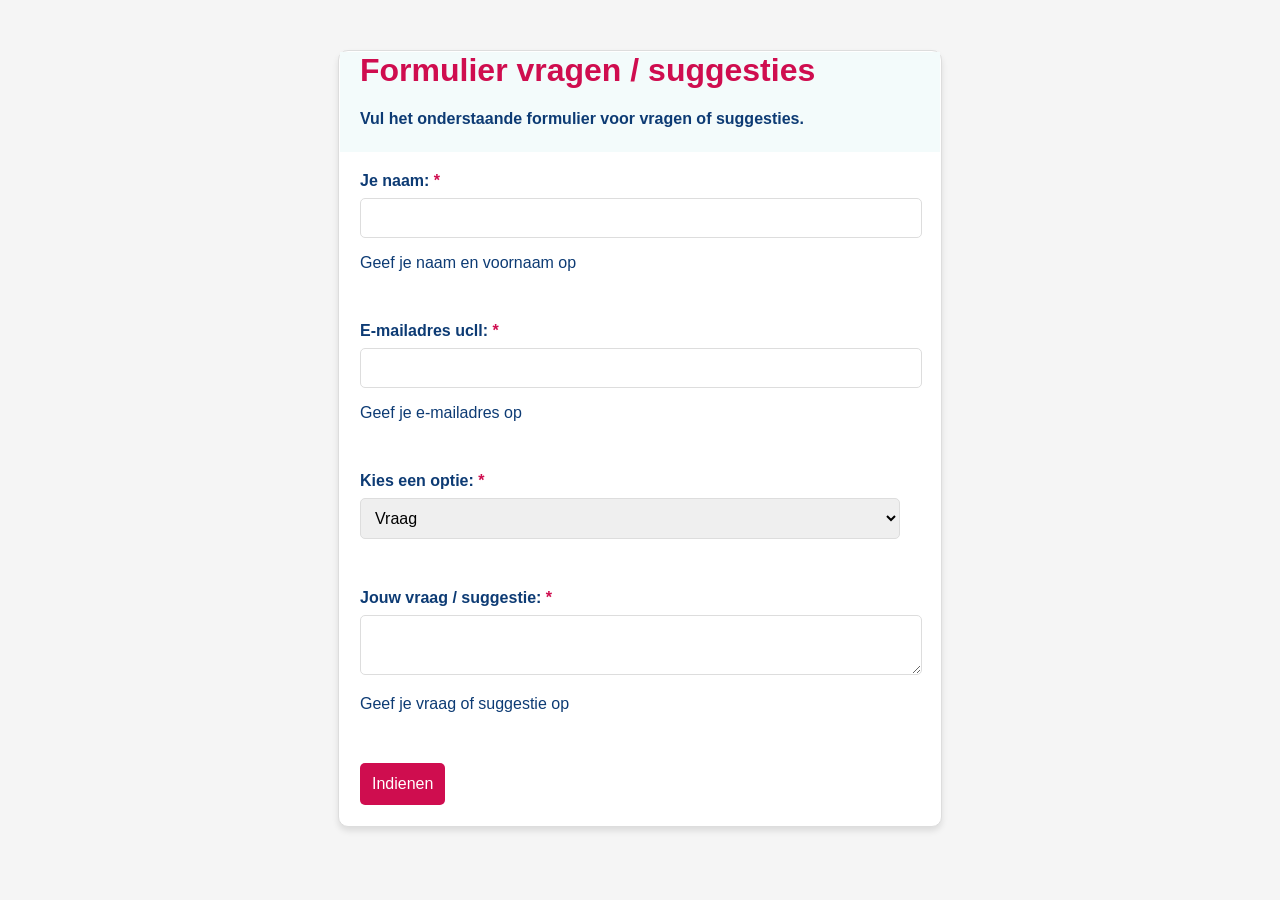
<file: contactformulier/contact.html>
<!DOCTYPE html>
<html lang="nl">
  <head>
    <meta charset="UTF-8" />
    <meta name="viewport" content="width=device-width, initial-scale=1.0" />
    <title>Contact</title>
    <link rel="stylesheet" href="style.css" />
  </head>
  <body>
    <div class="form-container">
      <div id="form-header">
        <h1 id="form-title">Formulier vragen / suggesties</h1>
        <p>
          <strong
            >Vul het onderstaande formulier voor vragen of suggesties.</strong
          >
        </p>
      </div>
      <form>
        <label for="name">Je naam:<span class="required"> *</span></label>
        <input type="text" id="name" name="name" required />
        <p>Geef je naam en voornaam op</p>

        <label for="email"
          >E-mailadres ucll:<span class="required"> *</span></label
        >
        <input type="email" id="email" name="email" required />
        <p>Geef je e-mailadres op</p>

        <label for="choice"
          >Kies een optie:<span class="required"> *</span></label
        >
        <select id="choice" name="choice">
          <option value="question">Vraag</option>
          <option value="suggestion">Suggestie</option>
        </select>

        <label for="message"
          >Jouw vraag / suggestie:<span class="required"> *</span></label
        >
        <textarea id="message" name="message" required></textarea>
        <p>Geef je vraag of suggestie op</p>

        <button type="submit">Indienen</button>
      </form>
    </div>
  </body>
</html>
</file>
<file: Client/style/style.css>
/* Importing the Readex Pro font from Google Fonts */
@import url("https://fonts.googleapis.com/css2?family=Readex+Pro:wght@160..700&display=swap");

:root {
  /* UCLL Branding Colors */
  --base-color: #ffffff;
  --base-variant: #ffffff;
  --text-color: #333;
  --primary-color: #E30147;
  --secondary-color: #002757;
  --nav-text-color: #002757;
  --gradient: linear-gradient(126.62deg, #e30046 0%, #721a57 100%);
  --shadow: rgba(17, 12, 46, 0.15) 0px 48px 100px 0px;
  --blue: #002757;
  --red: #e30147;
  --light-blue: #9fdaf9;
  --light-gray: #e9f3f8;
  --gray: #333;

  /* Pixel to REM conversions for consistent sizing */
  --8px: 0.5rem;
  --14px: 0.875rem;
  --16px: 1rem;
  --18px: 1.125rem;
  --20px: 1.25rem;
  --22px: 1.375rem;
  --26px: 1.625rem;
  --30px: 1.875rem;
  --32px: 2rem;
  --34px: 2.125rem;
  --35px: 2.188rem;
  --36px: 2.25rem;
  --42px: 2.625rem;
  --50px: 3.125rem;
  --60px: 3.75rem;
  --90px: 5.625rem;
  --1280px: 80rem;

  /* Font Weights */
  --fw-extra-light: 200;
  --fw-light: 300;
  --fw-regular: 400;
  --fw-medium: 500;
  --fw-semi-bold: 600;
  --fw-bold: 700;
  --fw-extra-bold: 800;
  --fw-black: 900;
}

.darkmode {
    --base-color: #0D0F1A;
    --base-variant: #101425;
    --text-color: #ffffff;
    --primary-color: #E30147;
    --secondary-color: #002757;
    --nav-text-color: #ffffff;
    --quotebg: #1d213a;
}

/* Resetting default margin, padding, and setting box-sizing to border-box */
* {
  margin: 0;
  padding: 0;
  box-sizing: border-box;
}

/* Setting base typography and color */
body {
  font-family: "Readex Pro", sans-serif;
  font-optical-sizing: auto;
  font-style: normal;
  background-color: var(--base-color);
  color: var(--text-color);
}

/* Main container with a max-width for layout consistency */
.container {
  position: relative;
  max-width: var(--1280px);
  margin: 0 auto;
}

/* 
========================================================================================================================
            *****   Darkmode Button *****
========================================================================================================================
*/

#theme-switch {
  height: 50px;
  width: 50px;
  padding: 0;
  border-radius: 50%;
  background-color: var(--base-variant);
  display: flex;
  justify-content: center;
  align-items: center;
  border: none;
  position: fixed;
  bottom: 20px;
  right: 20px;
  z-index: 999;
  cursor: pointer;
  box-shadow: var(--shadow);
  transition: background-color 0.3s;
}

#theme-switch svg {
  fill: var(--primary-color);
}

#theme-switch svg:last-child {
  display: none;
}

.darkmode #theme-switch svg:first-child {
  display: none;
}

.darkmode #theme-switch svg:last-child {
  display: block;
}

/* 
========================================================================================================================
            *****   NAVIGATION LAYOUT *****
========================================================================================================================
*/

#auth-section {
  display: flex;
  align-items: center;
  gap: 0.5rem; /* spacing between username link and logout */
}

/* Style the username text (formerly login link) */
#login-link.user-name {
  color: var(--link-color, #ffffff);
  text-decoration: none;
  font-weight: 500;
}

/* Logout button styling */
#logout-btn {
  background: none;
  border: none;
  padding: 0.25rem 0.5rem;
  font: inherit;            /* inherit font-family/size */
  color: var(--link-color, #ffffff);
  cursor: pointer;
  border-radius: 0.25rem;   /* small rounding */
  transition: background 0.2s;
}

/* Hover/focus states */
#logout-btn:hover,
#logout-btn:focus {
  background: rgba(0, 123, 255, 0.1);
  outline: none;
}

/* Optional: active/clicked state */
#logout-btn:active {
  background: rgba(0, 123, 255, 0.2);
}

header {
  box-shadow: 0px 1px 5px rgba(0, 0, 0, 0.1);
}

/* Navigation bar styling */
nav {
  padding: var(--32px) 0;
  display: flex;
  align-items: center;
  justify-content: space-between;
}

/* Site logo styling */
.site-branding-logo {
  font-size: 2rem;
  color: var(--primary-color);
  font-weight: var(--fw-black);
  list-style-type: none;
  text-decoration: none;
}

/* Logo image styling */
.site-branding-logo-img {
  max-width: 100%;
  height: var(--35px);
  cursor: pointer;
}

/* Top bar navigation layout */
.navigation__top-bar {
  background: var(--gradient);
}

.top-bar__container {
  padding: var(--8px) 0;
  max-width: var(--1280px);
  margin: 0 auto;
  display: flex;
  justify-content: flex-end;
  gap: 2rem;
  align-items: center;
}

.navigation__credits-wrapper {
  display: flex;
  align-items: center;
  gap: 1em;
}

/* Adjusts the font size of small text in the navigation bar */
.navigation__top-bar small {
  font-size: var(--14px);
  line-height: var(--20px);
  color: white;
}

/* Navigation menu styling */
nav ul {
  display: flex;
  justify-content: end;
  list-style: none;
}

/* Navigation links styling */
nav ul a {
  font-size: var(--18px);
  line-height: var(--30px);
  font-weight: 700;
  color: var(--nav-text-color);
  list-style-type: none;
  text-decoration: none;
  margin-left: 3.125rem;
}

/* Hover effect for navigation links */
ul a:hover {
  color: var(--primary-color);
  padding-bottom: 0.3em;
  border-bottom: 3px solid var(--primary-color);
  transition: ease-in-out;
}


/*Login Layout */
.auth-section {
  display: flex;
  align-items: center;
  gap: 0.5em;
}

.user-icon {
  width: 2.5rem;
  height: 2.5rem;
  border-radius: 50%;
  display: flex;
  align-items: center;
  justify-content: center;
  color: white;
  cursor: pointer;
}

.login-text a {
  font-size: 0.9rem;
  color: white;
  text-decoration: none;
}

 /* Taal selector styling */
 .language-section {
   display: flex;
   align-items: center;
   gap: 1.5em;
   /* ruimte tussen de vlaggen */
   position: relative;
 }

 /* Subtiele verticale lijn tussen vlaggen */
 .language-section::after {
   content: "";
   position: absolute;
   top: 50%;
   left: 50%;
   transform: translate(-50%, -50%);
   height: 16px;
   width: 1px;
   background-color: #e0e0e0;
 }

 .flag {
   width: 24px;
   height: 18px;
   display: block;
   border-radius: 2px;
   cursor: pointer;
   transition: transform 0.2s ease;
   opacity: 0.5;
   box-shadow: 0 1px 3px rgba(0, 0, 0, 0.1);
 }

 .flag:hover {
   transform: scale(1.1);
 }

 .flag.active {
  opacity: 1;
   /* box-shadow: 0 0 0 2px #4285f4; */
 }

/* 
========================================================================================================================
            *****   HERO SECTION *****
========================================================================================================================
*/

.hero-section {
    max-width: 100%;
    width: 100vw;
    height: 45svh;
}

/* Background images for different pages with a dark overlay */
.background-image-home { background:linear-gradient(0deg, rgba(0, 0, 0, 0.6), rgba(0, 0, 0, 0.3)), url("../images/cover.jpg") no-repeat center center fixed; background-size: cover; }
.background-image-study { background:linear-gradient(0deg, rgba(0, 0, 0, 0.6), rgba(0, 0, 0, 0.3)), url("../images/studie-tips-cover.jpg") no-repeat center center fixed; background-size: cover; }
.background-image-relaxing { background:linear-gradient(0deg, rgba(0, 0, 0, 0.6), rgba(0, 0, 0, 0.3)), url("../images/ontspanning-cover.jpg") no-repeat center center fixed; background-size: cover; }
.background-image-contact { background:linear-gradient(0deg, rgba(0, 0, 0, 0.6), rgba(0, 0, 0, 0.3)), url("../images/contact-cover.jpg") no-repeat center center fixed; background-size: cover; }

/* Hero section content alignment */
.hero-content {
  padding-top: 15rem;
}

.hero-section.background-image-relaxing .hero-content {
  display: flex;
  flex-direction: column;
  justify-content: center;
  align-items: center;
  height: 100%;
  padding-top: 0;
  text-align: center;
}

.hero-section.background-image-relaxing {
  height: 30svh;
  display: flex;
  justify-content: center;
  align-items: center;
}

.hero-section.background-image-tools .hero-content {
  display: flex;
  flex-direction: column;
  justify-content: center;
  align-items: center;
  height: 100%;
  padding-top: 0;
  text-align: center;
}

.hero-section.background-image-tools {
  height: 30svh;
  display: flex;
  justify-content: center;
  align-items: center;
}


/* 
========================================================================================================================
            *****   QUOTE LAYOUT *****
========================================================================================================================
*/

blockquote {
    background-color: var(--base-variant);
    border-left: 10px solid var(--primary-color);
    font-size: var(--26px);
    margin: 1.5em auto;
    padding: 3.5em 1em;
    quotes: "\201C""\201D""\2018""\2019";
    border-radius: 8px;
    font-weight: var(--fw-medium);
    font-style: italic;
    position: relative;
}

blockquote::before{
    content: "\201C";
    color: var(--primary-color);
    font-size: 4em;
    position: absolute;
    top: 0px;
    left: 0.1em;
}
  
blockquote::after{
    content: '';
}

/* 
========================================================================================================================
            *****   PAGE LAYOUT *****
========================================================================================================================
*/

/* Main title styling */
.block-title {
  font-size: 3.75rem;
  line-height: 4.375rem;
  color: #fff;
  font-weight: 700;
  text-shadow: 0 0 20px rgba(2, 23, 16, 0.2);
}

/* Paragraph styling within hero section */
.block-paragraph {
  font-size: var(--26px);
  line-height: 30px;
  color: #fff;
  text-shadow: 0 0 20px rgba(2, 23, 16, 0.2);
}

/* Two-column layout for content sections */
.page-layout__content-wrapper {
  display: grid;
  grid-template-columns: 1fr 1fr;
  gap: 3rem;
  align-items: top;
}

/* Image container styling for proper alignment */
.page-layout__content-image {
  display: flex;
  align-items: center;
  justify-content: center;
}

/* Ensuring images fit within their container */
.page-layout__content-image img {
    width: 100%;
    height: 450px;
    object-fit: cover;
}

/* Section heading styling */
.page-layout__content-wrapper h1 {
  font-size: 50px;
  line-height: 60px;
  color: var(--primary-color);
  font-weight: 700;
  margin-bottom: var(--8px);
}

/* Section paragraph styling */
.page-layout__content-wrapper p {
  font-size: var(--18px);
  line-height: var(--26px);
}

/* Spacer for visual separation between sections */
.page-layout__divider {
  height: 10rem;
}

/* Call-to-action button styling */
.page-layout__call-to-action {
  display: inline-block;
  border: none;
  background: linear-gradient(116.43deg, #e30046 0%, #b40a4d 100%);
  font-size: .875rem;
  line-height: 1rem;
  margin-top: 1.5rem;
  padding: .625rem 1rem;
  color: white;
  font-weight: 700;
  letter-spacing: .88px;
  text-align: center;
  text-transform: uppercase;
  text-decoration: none;
  transition: cubic-bezier(0.215, 0.61, 0.355, 1) .4s;
}

/* Call-to-action hover effect */
.page-layout__call-to-action:hover {
  background: transparent;
  color: var(--primary-color);
  border: 1px solid var(--primary-color);
  transform: translateY(-2px);
  transition: transform 0.3s ease-in-out;
}

/* 
========================================================================================================================
            *****     STUDIE-TIPS    *****
========================================================================================================================
*/

.postit-section {
    width: 80%;
    max-width: 1200px;
    text-align: center;
    margin: 20px auto;
}

.section-title {
    font-size: 2rem;
    margin-bottom: 20px;
    color: #333;
}

.postit-grid {
    display: grid;
    grid-template-columns: repeat(auto-fit, minmax(220px, 1fr));
    gap: 15px;
    justify-content: center;
}

.postit {
    background-color: #fff;
    padding: 1rem;
    border-radius: 10px;
    box-shadow: 4px 4px 10px rgba(0, 0, 0, 0.1);
    cursor: pointer;
    transition: transform 0.3s ease, box-shadow 0.3s ease;
    text-align: center;
    font-weight: bold;
    min-height: 150px;
    display: flex;
    flex-direction: column;
    justify-content: center;
    align-items: center;
    position: relative;
    overflow: hidden;
    text-overflow: ellipsis;
}

.postit p {
  display: none;
  font-size: 0.9rem;
  transition: opacity 0.3s ease-in-out;
}


.postit:hover {
    transform: scale(1.05);
    box-shadow: 6px 6px 12px rgba(0, 0, 0, 0.15);
}

.postit:hover p {
  display: block;
  opacity: 1;
}

.postit.open {
  position: fixed;
  top: 50%;
  left: 50%;
  width: 50%;
  height: auto;
  padding: 20px;
  transform: translate(-50%, -50%) scale(1.2);
  z-index: 1000;
  background-color: #fffae3;
  box-shadow: 0px 0px 15px rgba(0, 0, 0, 0.3);
  text-align: center;
}

.overlay {
  position: fixed;
    top: 0;
    left: 0;
    width: 100%;
    height: 100%;
    background: rgba(0, 0, 0, 0.5);
    z-index: 999;
    display: none;
}

.postit[data-category="Time Management"],
.postit[data-category="Goal Setting"],
.postit[data-category="Motivation"] {
    background-color: #fde79a;
}

.postit[data-category="Study Techniques"],
.postit[data-category="Study Group"],
.postit[data-category="Study Environment"],
.postit[data-category="Memory Techniques"]
{
    background-color: #a6d8f0;
}

.postit[data-category="Health & Wellness"] {
    background-color: #fbc3a7;
}

.postit[data-category="Mindset"],
.postit[data-category="Aanpak methode"] {
    background-color: #f8a6a8;
}

.postit[data-category="Environmental Tips"] {
    background-color: #b8e2a5;
}

.postit p {
    display: none;
    font-size: 0.9rem;
}

.postit.open p {
    display: block;
}

.darkmode .postit {
  background-color: #222; /* Darker background */
  color: #fff; /* Lighter text for contrast */
  box-shadow: 4px 4px 10px rgba(255, 255, 255, 0.1);
}

.darkmode .postit.open {
  background-color: #333;
  color: #fff;
}

.darkmode .postit[data-category="Time Management"],
.darkmode .postit[data-category="Goal Setting"],
.darkmode .postit[data-category="Motivation"] {
  background-color: #5a4b2e;
}

.darkmode .postit[data-category="Study Techniques"],
.darkmode .postit[data-category="Study Group"],
.darkmode .postit[data-category="Study Environment"],
.darkmode .postit[data-category="Memory Techniques"] {
  background-color: #2b4b5f;
}

.darkmode .postit[data-category="Health & Wellness"] {
  background-color: #744d3a;
}

.darkmode .postit[data-category="Mindset"],
.darkmode .postit[data-category="Aanpak methode"] {
  background-color: #633a3b;
}

.darkmode .postit[data-category="Environmental Tips"] {
  background-color: #3f6130;
}

.hero-section.background-image-study .hero-content {
  display: flex;
  flex-direction: column;
  justify-content: center;
  align-items: center;
  height: 100%;
  padding-top: 0;
  text-align: center;
}

.hero-section.background-image-study {
  height: 30svh;
  display: flex;
  justify-content: center;
  align-items: center;
}

/* 
========================================================================================================================
            *****     Login    *****
========================================================================================================================
*/

.form-wrapper {
  max-width: 35rem;
  margin: 10rem auto;
  background-color: var(--base-variant);
  padding: 2rem;
  border-radius: 8px;
  box-shadow: 0 2px 10px rgba(0, 0, 0, 0.1);
}

.form-title {
  font-size: 1.8rem;
  font-weight: 700;
  margin-bottom: 1.5rem;
  color: var(--primary-color);
}

.form-group {
  margin-bottom: 1.5rem;
}

label {
  display: block;
  color: var(--primary-color);
  margin-bottom: 0.5rem;
  font-weight: 500;
}

input[type="email"],
input[type="password"] {
  width: 100%;
  padding: 0.8rem;
  border: 1px solid var(--primary-color);
  border-radius: 4px;
  font-size: 1rem;
}

input[type="email"]:focus,
input[type="password"]:focus {
  outline: none;
  border-color: var(--primary-color);
  box-shadow: 0 0 0 2px rgba(66, 133, 244, 0.2);
}

.form-btn {
  display: block;
  width: 100%;
  padding: 0.8rem;
  background: var(--gradient);
  color: white;
  border: none;
  border-radius: 4px;
  margin-top: 1.5rem;
  font-size: 1rem;
  cursor: pointer;
  opacity: 0.9;
  transition: background-color 0.2s;
  text-align: center;
  text-decoration: none;
}

.form-btn:hover {
  opacity: 1;
}

.form-btn-secondary {
  display: block;
    width: 100%;
    padding: 0.8rem;
    background-color: white;
    color: var(--secondary-color);
    border-radius: 4px;
    font-size: 1rem;
    cursor: pointer;
    transition: background-color 0.2s;
    text-align: center;
    text-decoration: none;


  color: var(--primary-color);
  border: 1px solid var(--primary-color);
  margin-top: 1rem;
}

.form-btn-secondary:hover {
  border: 1px solid var(--secondary-color);
  background-color: var(--secondary-color);
  color: white;
}

.options {
  margin-top: 2rem;
  text-align: center;
  font-size: 0.9rem;
}

.options a {
  color: var(--primary-color);
  text-decoration: none;
}

.options a:hover {
  text-decoration: underline;
}

.or-divider {
  display: flex;
  align-items: center;
  margin: 1.5rem 0;
}

.or-divider::before,
.or-divider::after {
  content: "";
  flex: 1;
  height: 1px;
  background-color: #e0e0e0;
}

.or-divider span {
  padding: 0 1rem;
  color: #777;
  font-size: 0.9rem;
}

.guest-mode-info {
  margin-top: 1rem;
  font-size: 0.85rem;
  color: #777;
  text-align: center;
}

/* 
========================================================================================================================
            *****     FOOTER    *****
========================================================================================================================
*/

/* Footer styling with gradient background */
footer {
  height: 45svh;
  background: var(--gradient);
  display: flex;
      flex-direction: column;
      align-items: center;
      justify-content: center;
}

/* Grid layout for footer content */
.footer__content-wrapper {
  display: flex;
      flex-direction: column;
      align-items: center;
      justify-content: center;
      color: white;
      text-decoration: none;
      text-align: center;
}



.footer__large-title {
  font-size: var(--42px);
  font-weight: var(--fw-bold);
  margin-bottom: 0.5em;
}

.footer__small-title {
  font-size: var(--36px);
}

.footer__wrapper-bottom {
  display: flex;
  justify-content: space-between;
  align-items: center;
  padding: var(--8px);
}

.footer__wrapper-bottom small {
  font-size: var(--16px);
  line-height: var(--20px);
  font-weight: var(--fw-regular);
}

.footer__logo {
  max-width: 100%;
      height: var(--35px);
      cursor: pointer;
      padding: 0.1em;
}

/* 
========================================================================================================================
            *****     RESPONSIVE DESIGN    *****
========================================================================================================================
*/

/* Responsive adjustments for screens smaller than 992px */
@media screen and (width < 992px) {
  /* Navigation links styling */
  nav ul a {
      font-size: var(--16px);
      line-height: var(--30px);
      margin-left: 1rem;
  }
  
  .container {
      padding-left: 3%;
      padding-right: 3%;
  }

  .page-layout__content-wrapper {
      grid-template-columns: 1fr;
  }

  .page-layout__content-image-flipped {
      order: 2;
  }

  .page-layout__content-image img {
      width: 100%;
  }
}

/* Responsive adjustments for screens smaller than 600px */
@media screen and (width < 600px) {
  nav {
     display: flex;
     flex-direction: column;
     align-items: start;
  }

  nav ul {
      margin-top: 0.5em;
      flex-direction: row;
      gap: 1.5em;
  }

  nav ul a {
      margin-left: 0;
      font-size: var(--14px);
  }
  
  .footer__large-title {
      font-size: var(--34px);
  }
  
  .footer__small-title {
      font-size: var(--22px);
  }
}


.background-image-tools {
  background: linear-gradient(0deg, rgba(0, 0, 0, 0.6), rgba(0, 0, 0, 0.3)),
    url("../images/tools-cover.jpg") no-repeat center center fixed;
  background-size: cover;
}

/* Study Tools Grid Layout */
.tools-grid {
  display: grid;
  grid-template-columns: repeat(2, 1fr);
  gap: 2rem;
  margin-bottom: 2rem;
}

/* Tool Card Styling */
.tool-card {
  background-color: var(--base-variant);
  color: var(--text-color);
  box-shadow: var(--shadow);
  border-radius: 8px;
  padding: 2rem;
  display: flex;
  flex-direction: column;
  align-items: center;
  text-align: center;
  transition: transform 0.3s ease, box-shadow 0.3s ease;
}

.tool-card:hover {
  box-shadow: 0 10px 20px rgba(0, 0, 0, 0.1);
}

/* Tool Icon Styling */
.tool-icon {
  font-size: 3rem;
  margin-bottom: 1rem;
}

/* Tool Card Title */
.tool-card h2 {
  color: var(--red);
  font-size: 1.5rem;
  margin-bottom: 1rem;
}

/* Tool Card Description */
.tool-card p {
  margin-bottom: 1.5rem;
  font-size: var(--16px);
  line-height: var(--22px);
}

/* Todo List Styling */

/* Responsive adjustments for the tools grid */
@media screen and (width < 992px) {
  .tools-grid {
    grid-template-columns: 1fr;
  }
}


  .form-container {
    background: var(--base-variant);
    padding: var(--30px);
    border-radius: var(--8px);
    box-shadow: var(--shadow);
    max-width: 600px;
    margin: auto;
    margin-top: 3rem;
  }

  #form-header h1 {
    font-size: var(--26px);
    color: var(--primary-color);
    font-weight: var(--fw-bold);
  }

  label {
    font-weight: var(--fw-medium);
    display: block;
    margin-top: var(--14px);
  }

  input, select, textarea {
    width: 100%;
    padding: var(--14px);
    margin-top: var(--8px);
    border: 1px solid var(--gray);
    border-radius: var(--8px);
    background-color: var(--base-color);
    color: var(--text-color);
  }

  textarea {
    height: 100px;
    resize: vertical;
  }

  .btn-primary {
    background: var(--gradient);
    color: white;
    padding: var(--14px);
    border: none;
    border-radius: var(--8px);
    font-weight: var(--fw-bold);
    cursor: pointer;
    margin-top: var(--20px);
    width: 100%;
  }

  .btn-primary:hover {
    opacity: 0.9;
  }

  .hero-section.background-image-contact .hero-content {
    display: flex;
    flex-direction: column;
    justify-content: center;
    align-items: center;
    height: 100%;
    padding-top: 0;
    text-align: center;
  }
  
  .hero-section.background-image-contact {
    height: 30svh;
    display: flex;
    justify-content: center;
    align-items: center;
  }
</file>
<file: Client/style/ontspanning-tips.css>
@import url("https://fonts.googleapis.com/css2?family=Readex+Pro:wght@160..700&display=swap");

:root {
  /* UCLL Branding Colors */
  --base-color: #ffffff;
  --base-variant: #ffffff;
  --text-color: #333;
  --primary-color: #E30147;
  --secondary-color: #002757;
  --nav-text-color: #002757;
  --gradient: linear-gradient(126.62deg, #e30046 0%, #721a57 100%);
  --shadow: rgba(17, 12, 46, 0.15) 0px 48px 100px 0px;
  --blue: #002757;
  --red: #e30147;
  --light-blue: #9fdaf9;
  --light-gray: #e9f3f8;
  --gray: #333;

  /* Pixel to REM conversions for consistent sizing */
  --8px: 0.5rem;
  --14px: 0.875rem;
  --16px: 1rem;
  --18px: 1.125rem;
  --20px: 1.25rem;
  --22px: 1.375rem;
  --26px: 1.625rem;
  --30px: 1.875rem;
  --32px: 2rem;
  --34px: 2.125rem;
  --35px: 2.188rem;
  --36px: 2.25rem;
  --42px: 2.625rem;
  --50px: 3.125rem;
  --60px: 3.75rem;
  --90px: 5.625rem;
  --1280px: 80rem;

  /* Font Weights */
  --fw-extra-light: 200;
  --fw-light: 300;
  --fw-regular: 400;
  --fw-medium: 500;
  --fw-semi-bold: 600;
  --fw-bold: 700;
  --fw-extra-bold: 800;
  --fw-black: 900;
}

.darkmode {
    --base-color: #0D0F1A;
    --base-variant: #101425;
    --text-color: #ffffff;
    --primary-color: #E30147;
    --secondary-color: #002757;
    --nav-text-color: #ffffff;
    --quotebg: #1d213a;
}


/* Stijl voor ontspanningstips pagina */
.video-music, .moppen-generator, .darkmode-toggle, .ademhalingsoefening, .home-workout, .Wandeling, .rustgevende-muziek {
    text-align: center;
    margin: 40px auto;
}

/* Stijl voor de ademhalingsoefening animatie */
.ademhaling {
    width: 80px;
    height: 80px;
    margin: 20px auto;
    border-radius: 50%;
    background-color: var(--red);
    transition: transform 6s ease-in-out;
}

.adem-animatie {
    transform: scale(1.5);
}


button {
    padding: 10px 20px;
    font-size: 18px;
    background-color: var(--red);
    color: white;
    border: none;
    cursor: pointer;
}

button:hover {
    background-color: var(--blue);
}

h2 {
    font-size: 2rem;
    color: var(--red);
    margin-bottom: 1rem;
  }
  
  p {
    font-size: 1.125rem;
    line-height: 1.6;
  }

  section {
    padding: 4rem 1rem;
    max-width: 900px;
    margin: 0 auto;
    background-color: #f9f9f9;
    box-shadow: 0 4px 12px rgba(0, 0, 0, 0.05);
  }
  
  section:not(:last-of-type) {
    margin-bottom: 3rem;
  }

  h5.mopknop{
    margin-bottom: 10px;
  }

  iframe {
    width: 100%;
    max-width: 100%;
    height: auto;
    aspect-ratio: 16 / 9;
    border-radius: 0.5rem;
    box-shadow: 0 4px 10px rgba(0,0,0,0.1);
  }

  .ademhaling {
    background: radial-gradient(circle, var(--red) 0%, var(black) 50%);
    box-shadow: 0 0 20px rgba(0,0,0,0.1);
  }

  .mop-button {
    padding: 12px 24px;
    font-size: 1rem;
    background: var(--gradient);
    color: white;
    border-radius: 8px;
    box-shadow: 0 2px 6px rgba(0,0,0,0.2);
    transition: background 0.3s, transform 0.2s;
  }
  
  .mop-button:hover {
    transform: translateY(-2px);
  }

  
  
  
  
  .ademhaling {
    position: relative;
    display: flex;
    align-items: center;
    justify-content: center;
    color: white;
    font-weight: bold;
    text-align: center;
  }
  
  .hover-tekst {
    opacity: 0;
    position: absolute;
    pointer-events: none;
    transition: opacity 0.3s ease;
    font-size: 0.5rem;
  }
  
  .ademhaling:hover .hover-tekst {
    opacity: 1;
  }
  
  .intro-ontspanning {
    background-color: #f4f8fb;
    padding: 2rem 0;
    text-align: center;
  }
  .intro-ontspanning p {
    max-width: 800px;
    margin: 0 auto 1rem;
    line-height: 1.6;
  }

  .darkmode .intro-ontspanning {
    background-color: #333;
}

.darkmode .intro-ontspanning p {
    color: #ccc;
}
  
  .hero-section {
    border-radius: 0 !important;
  }

.darkmode section {
  background-color: #333;
}
</file>
<file: contactformulier/style.css>
body {
  font-family: Arial, sans-serif;
  background-color: #f5f5f5;
  color: #333;
  margin: 0;
  padding: 0;
}

.required {
  color: #cf0d4f;
}

.form-container {
  max-width: 600px;
  margin: 50px auto;
  padding: 1px;
  background: #ffffff;
  border: 1px solid #ddd;
  border-radius: 10px;
  box-shadow: 0 4px 6px rgba(0, 0, 0, 0.1);
}

#form-header {
  height: 100px;
  margin-bottom: 20px;
  background-color: #f3fbfb;
  text-align: left;
}

#form-title {
  margin-left: 20px;
  margin-top: 0;
}

h1 {
  color: #cf0d4f;
}

p,
label {
  color: #0d3b74;
  margin-bottom: 50px;
  margin-left: 20px;
}

#choice {
  margin-bottom: 50px;
}

label {
  display: block;
  margin-bottom: 8px;
  font-weight: bold;
}

input,
select,
textarea {
  width: 90%;
  padding: 10px;
  margin-left: 20px;
  border: 1px solid #ddd;
  border-radius: 5px;
  font-size: 16px;
}

button {
  background-color: #cf0d4f;
  color: #fff;
  padding: 12px;
  font-size: 16px;
  border: none;
  border-radius: 5px;
  cursor: pointer;
  margin-left: 20px;
  margin-bottom: 20px;
}
</file>
